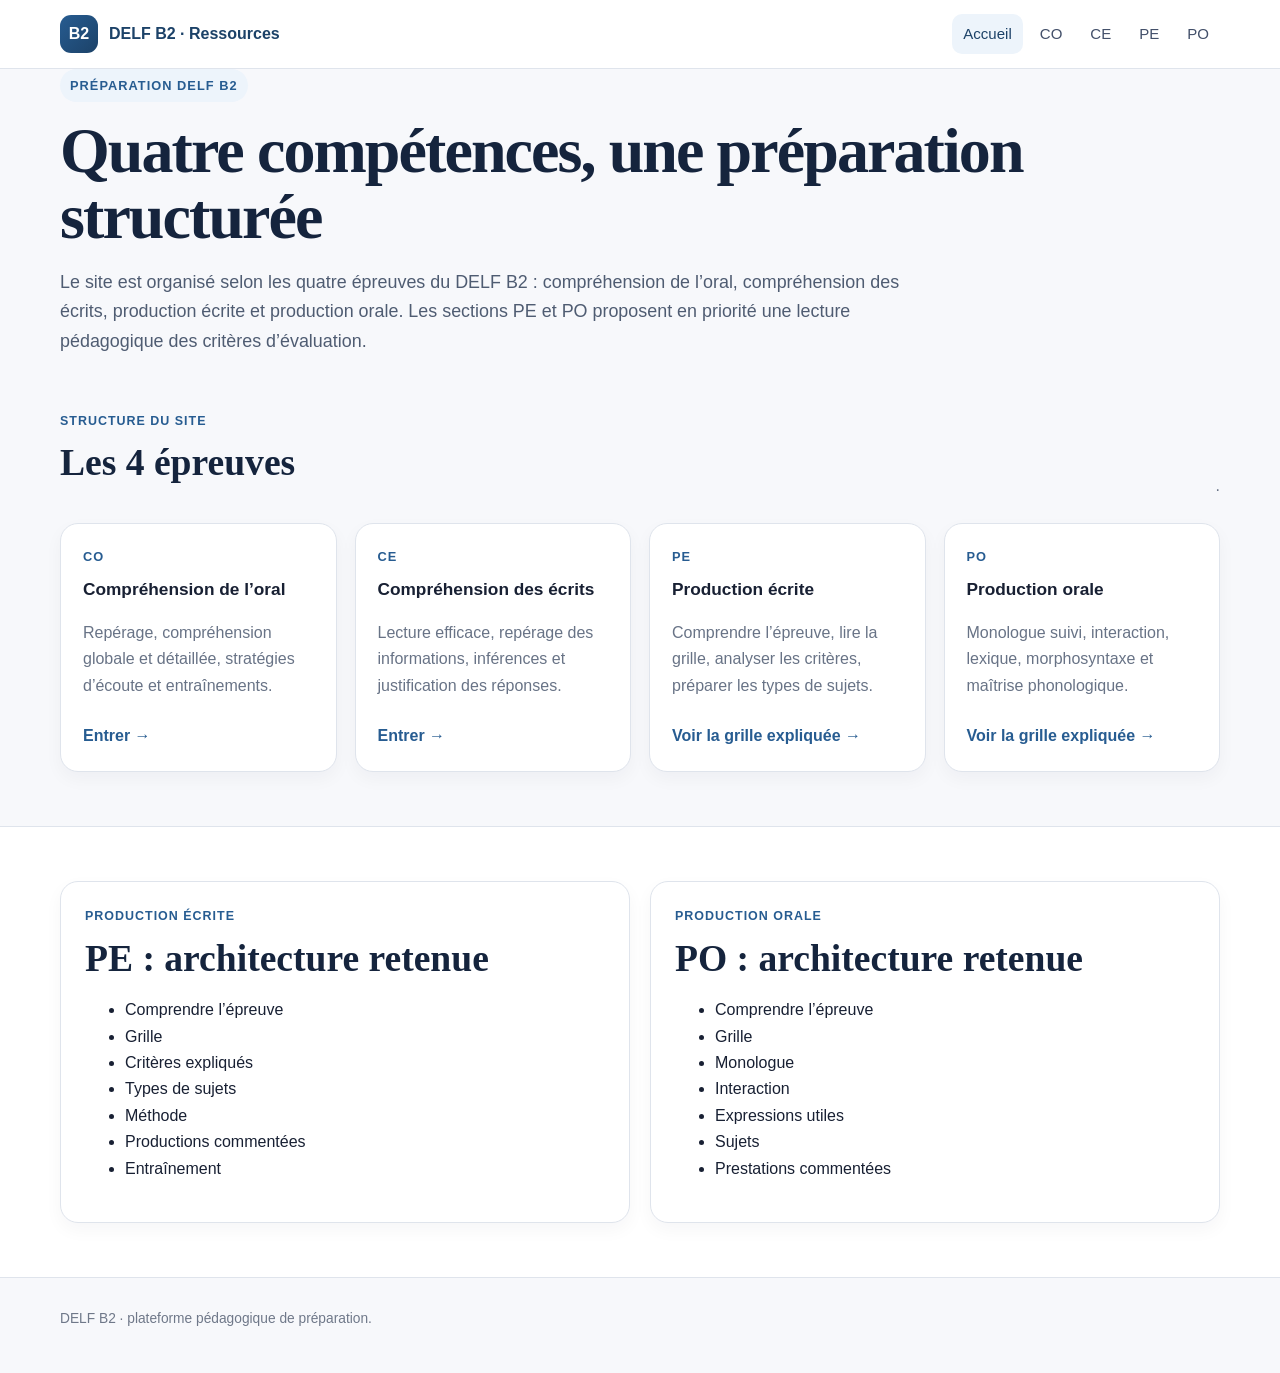
<file: index.html>
<!doctype html><html lang="fr"><head><meta charset="utf-8"><meta name="viewport" content="width=device-width,initial-scale=1"><title>DELF B2 — Ressources</title><meta name="description" content="Ressources pédagogiques pour préparer les quatre compétences du DELF B2."><link rel="stylesheet" href="assets/style.css"></head><body><header class="topbar"><div class="container nav"><a class="brand" href="index.html"><span class="brand-mark">B2</span><span>DELF B2 · Ressources</span></a><nav class="nav-links"><a class="active" href="index.html">Accueil</a><a href="co/">CO</a><a href="ce/">CE</a><a href="pe/">PE</a><a href="po/">PO</a></nav></div></header><main><section class="hero"><div class="container"><span class="eyebrow">Préparation DELF B2</span><h1>Quatre compétences, une préparation structurée</h1><p class="lede">Le site est organisé selon les quatre épreuves du DELF B2 : compréhension de l’oral, compréhension des écrits, production écrite et production orale. Les sections PE et PO proposent en priorité une lecture pédagogique des critères d’évaluation.</p></div></section><section class="section"><div class="container"><div class="section-intro"><div><div class="kicker">Structure du site</div><h2>Les 4 épreuves</h2></div><p>.</p></div><div class="grid-4"><a class="card" href="co/"><div class="card-code">CO</div><h3>Compréhension de l’oral</h3><p>Repérage, compréhension globale et détaillée, stratégies d’écoute et entraînements.</p><span class="arrow">Entrer →</span></a><a class="card" href="ce/"><div class="card-code">CE</div><h3>Compréhension des écrits</h3><p>Lecture efficace, repérage des informations, inférences et justification des réponses.</p><span class="arrow">Entrer →</span></a><a class="card" href="pe/"><div class="card-code">PE</div><h3>Production écrite</h3><p>Comprendre l’épreuve, lire la grille, analyser les critères, préparer les types de sujets.</p><span class="arrow">Voir la grille expliquée →</span></a><a class="card" href="po/"><div class="card-code">PO</div><h3>Production orale</h3><p>Monologue suivi, interaction, lexique, morphosyntaxe et maîtrise phonologique.</p><span class="arrow">Voir la grille expliquée →</span></a></div></div></section><section class="section alt"><div class="container grid-2"><div class="panel"><div class="kicker">Production écrite</div><h2>PE : architecture retenue</h2><ul class="list"><li>Comprendre l’épreuve</li><li>Grille</li><li>Critères expliqués</li><li>Types de sujets</li><li>Méthode</li><li>Productions commentées</li><li>Entraînement</li></ul></div><div class="panel"><div class="kicker">Production orale</div><h2>PO : architecture retenue</h2><ul class="list"><li>Comprendre l’épreuve</li><li>Grille</li><li>Monologue</li><li>Interaction</li><li>Expressions utiles</li><li>Sujets</li><li>Prestations commentées</li></ul></div></div></section></main><footer class="footer"><div class="container">DELF B2 · plateforme pédagogique de préparation.</div></footer></body></html>
</file>
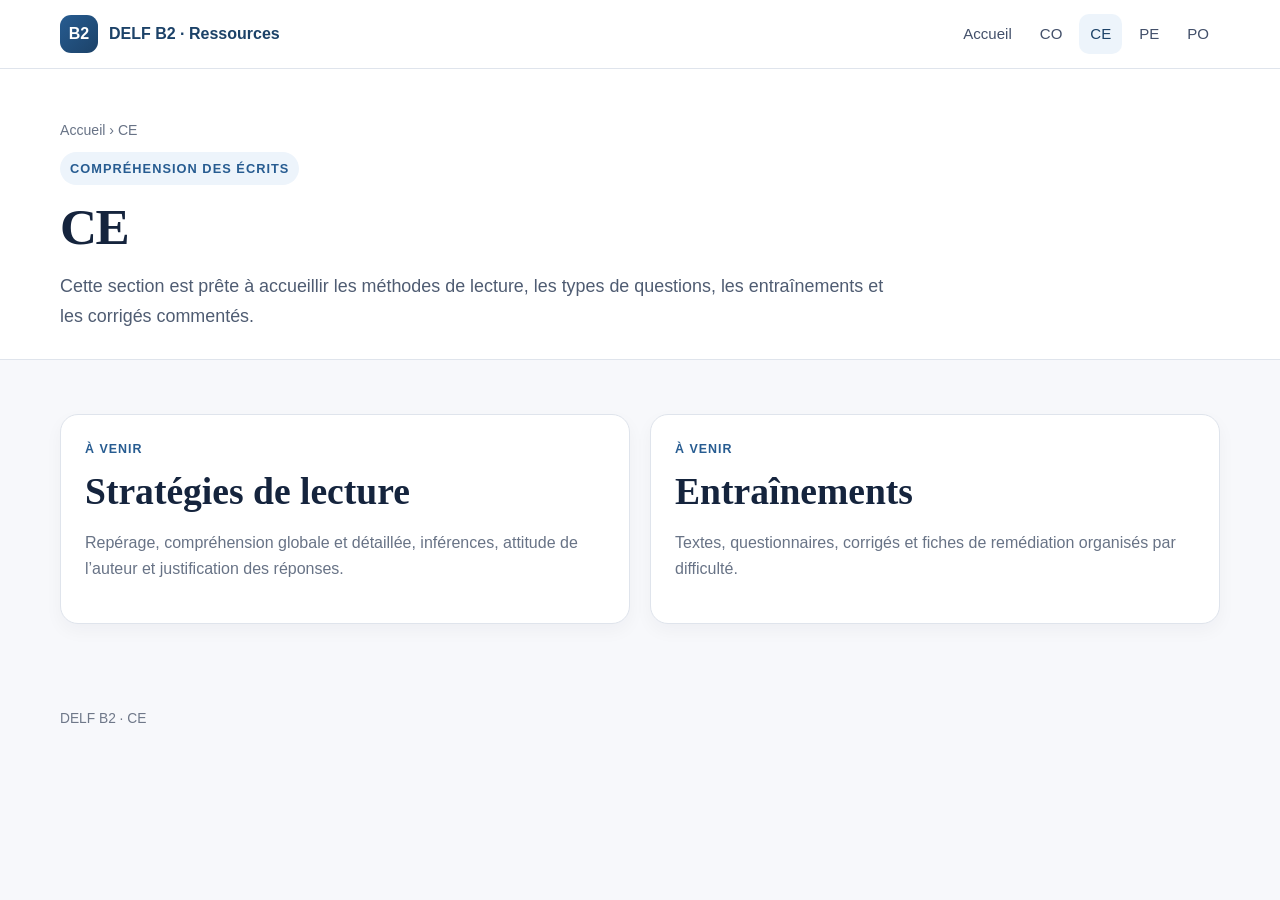
<file: ce/index.html>
<!doctype html><html lang="fr"><head><meta charset="utf-8"><meta name="viewport" content="width=device-width,initial-scale=1"><title>CE — DELF B2</title><link rel="stylesheet" href="../assets/style.css"></head><body><header class="topbar"><div class="container nav"><a class="brand" href="../index.html"><span class="brand-mark">B2</span><span>DELF B2 · Ressources</span></a><nav class="nav-links"><a href="../index.html">Accueil</a><a href="../co/">CO</a><a class="active" href="./">CE</a><a href="../pe/">PE</a><a href="../po/">PO</a></nav></div></header><main><section class="page-head"><div class="container"><div class="breadcrumb">Accueil › CE</div><span class="eyebrow">Compréhension des écrits</span><h1>CE</h1><p class="lede">Cette section est prête à accueillir les méthodes de lecture, les types de questions, les entraînements et les corrigés commentés.</p></div></section><section class="section"><div class="container grid-2"><div class="panel"><div class="kicker">À venir</div><h2>Stratégies de lecture</h2><p>Repérage, compréhension globale et détaillée, inférences, attitude de l’auteur et justification des réponses.</p></div><div class="panel"><div class="kicker">À venir</div><h2>Entraînements</h2><p>Textes, questionnaires, corrigés et fiches de remédiation organisés par difficulté.</p></div></div></section></main><footer class="footer"><div class="container">DELF B2 · CE</div></footer></body></html>
</file>
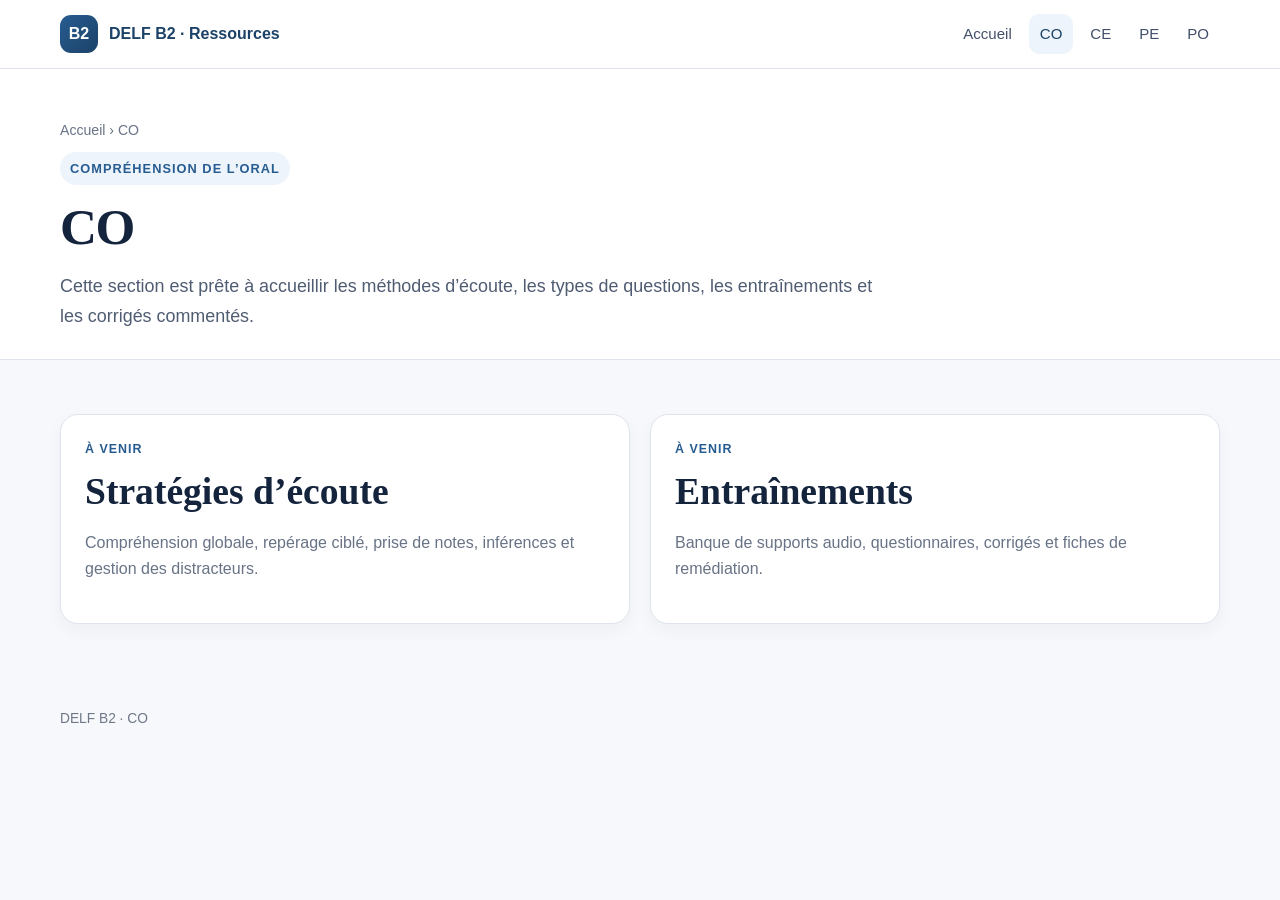
<file: co/index.html>
<!doctype html><html lang="fr"><head><meta charset="utf-8"><meta name="viewport" content="width=device-width,initial-scale=1"><title>CO — DELF B2</title><link rel="stylesheet" href="../assets/style.css"></head><body><header class="topbar"><div class="container nav"><a class="brand" href="../index.html"><span class="brand-mark">B2</span><span>DELF B2 · Ressources</span></a><nav class="nav-links"><a href="../index.html">Accueil</a><a class="active" href="./">CO</a><a href="../ce/">CE</a><a href="../pe/">PE</a><a href="../po/">PO</a></nav></div></header><main><section class="page-head"><div class="container"><div class="breadcrumb">Accueil › CO</div><span class="eyebrow">Compréhension de l’oral</span><h1>CO</h1><p class="lede">Cette section est prête à accueillir les méthodes d’écoute, les types de questions, les entraînements et les corrigés commentés.</p></div></section><section class="section"><div class="container grid-2"><div class="panel"><div class="kicker">À venir</div><h2>Stratégies d’écoute</h2><p>Compréhension globale, repérage ciblé, prise de notes, inférences et gestion des distracteurs.</p></div><div class="panel"><div class="kicker">À venir</div><h2>Entraînements</h2><p>Banque de supports audio, questionnaires, corrigés et fiches de remédiation.</p></div></div></section></main><footer class="footer"><div class="container">DELF B2 · CO</div></footer></body></html>
</file>
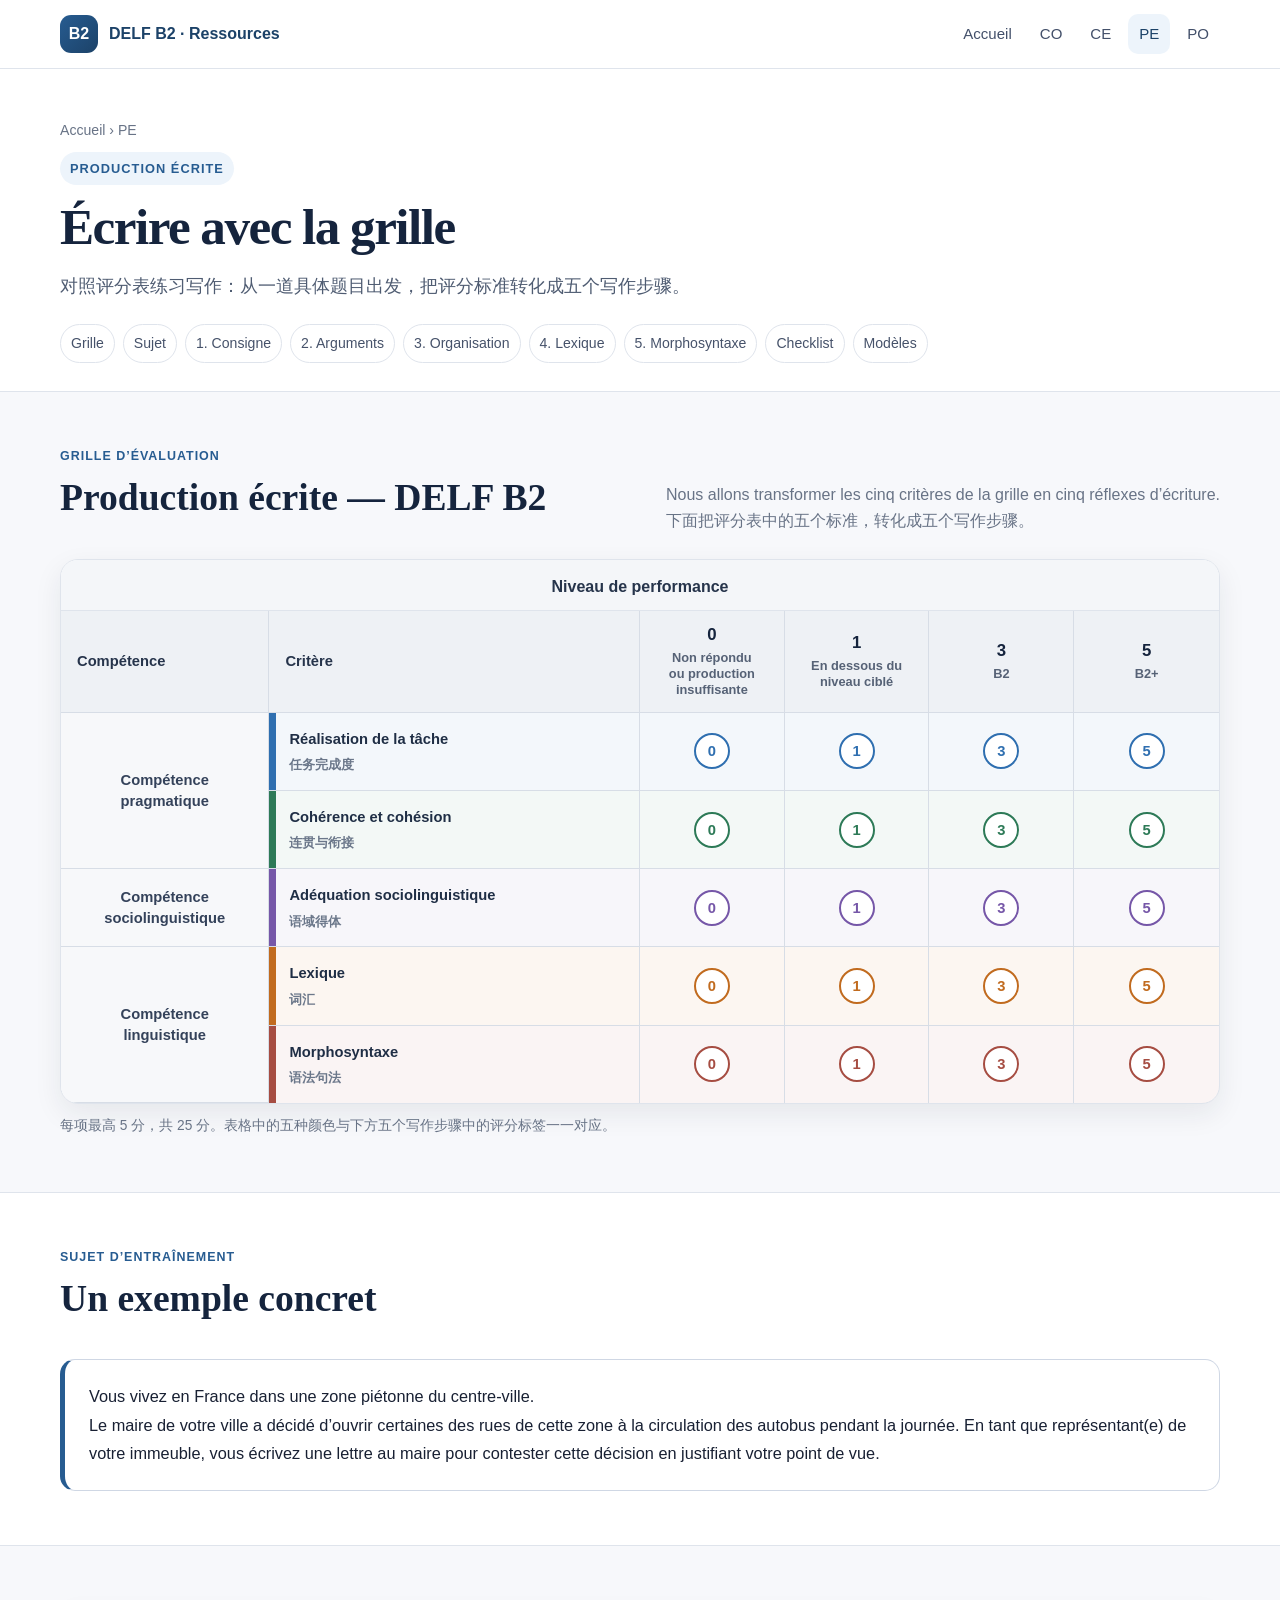
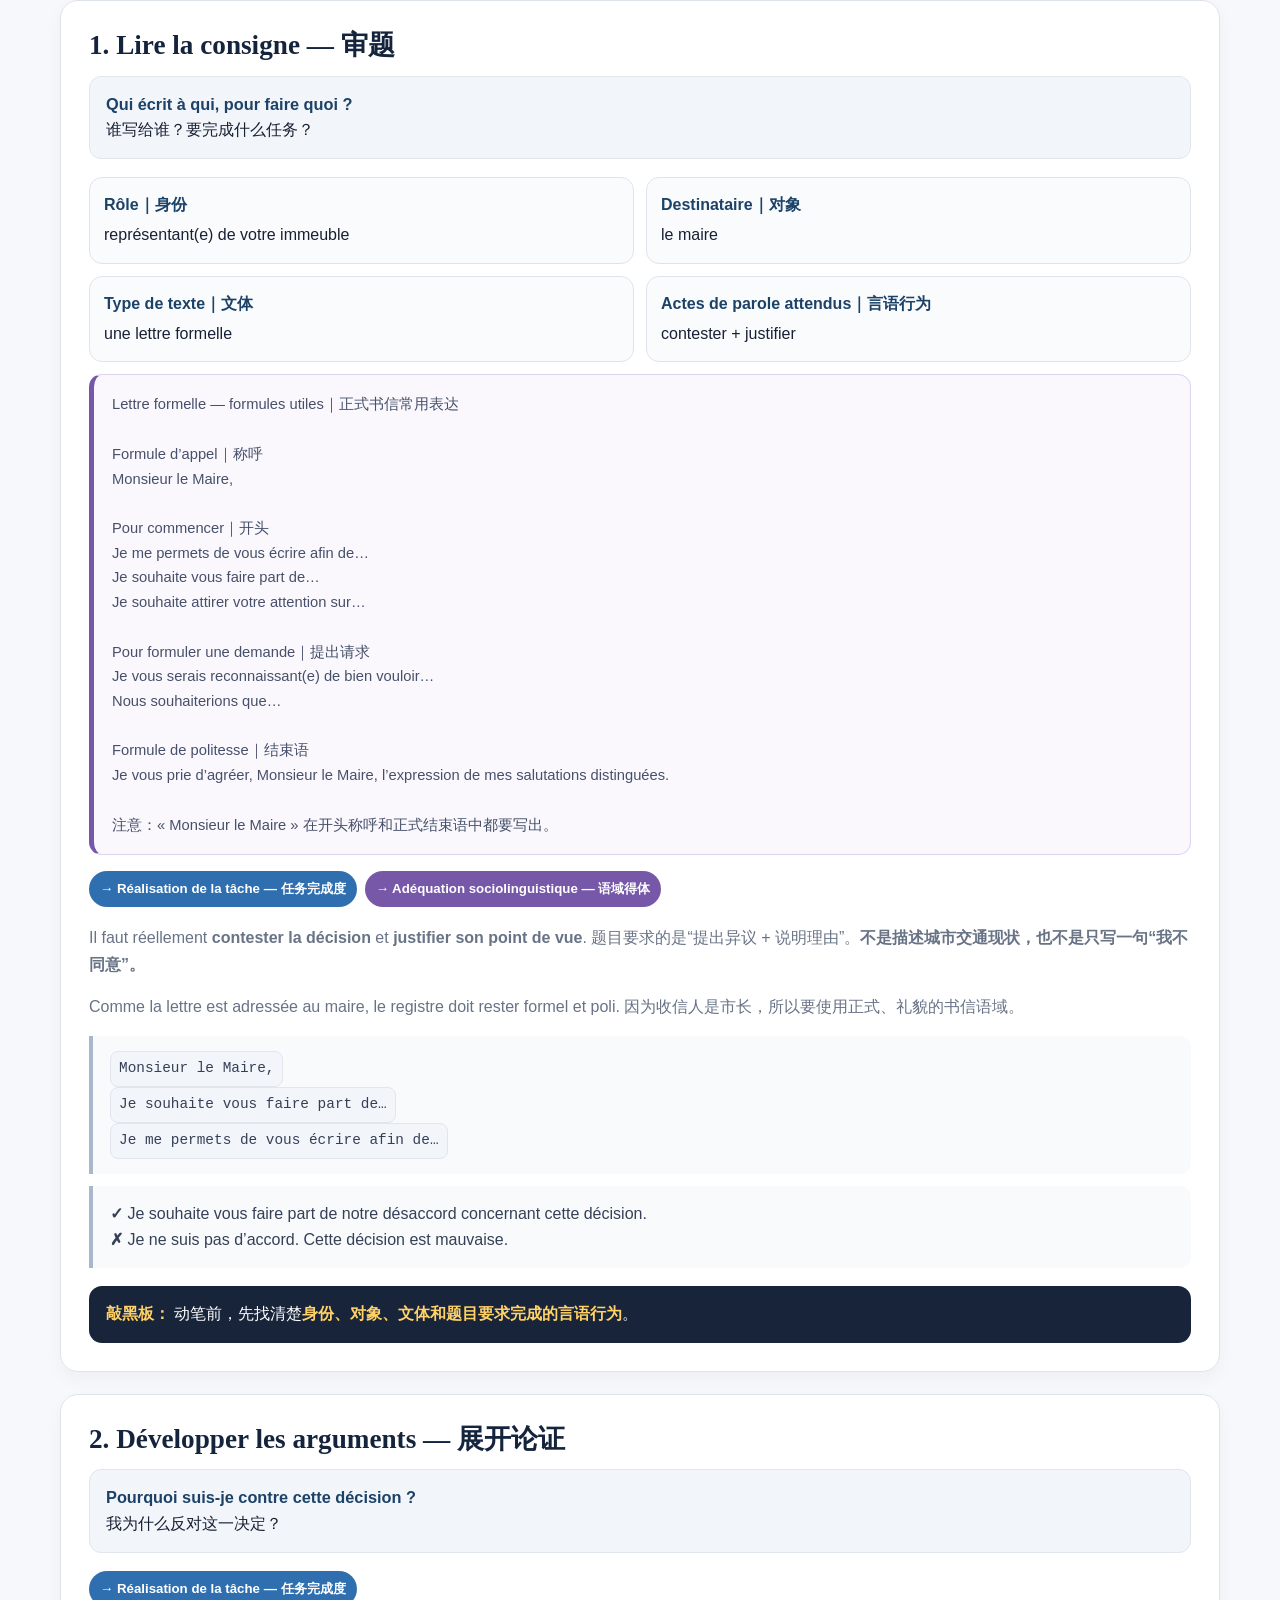
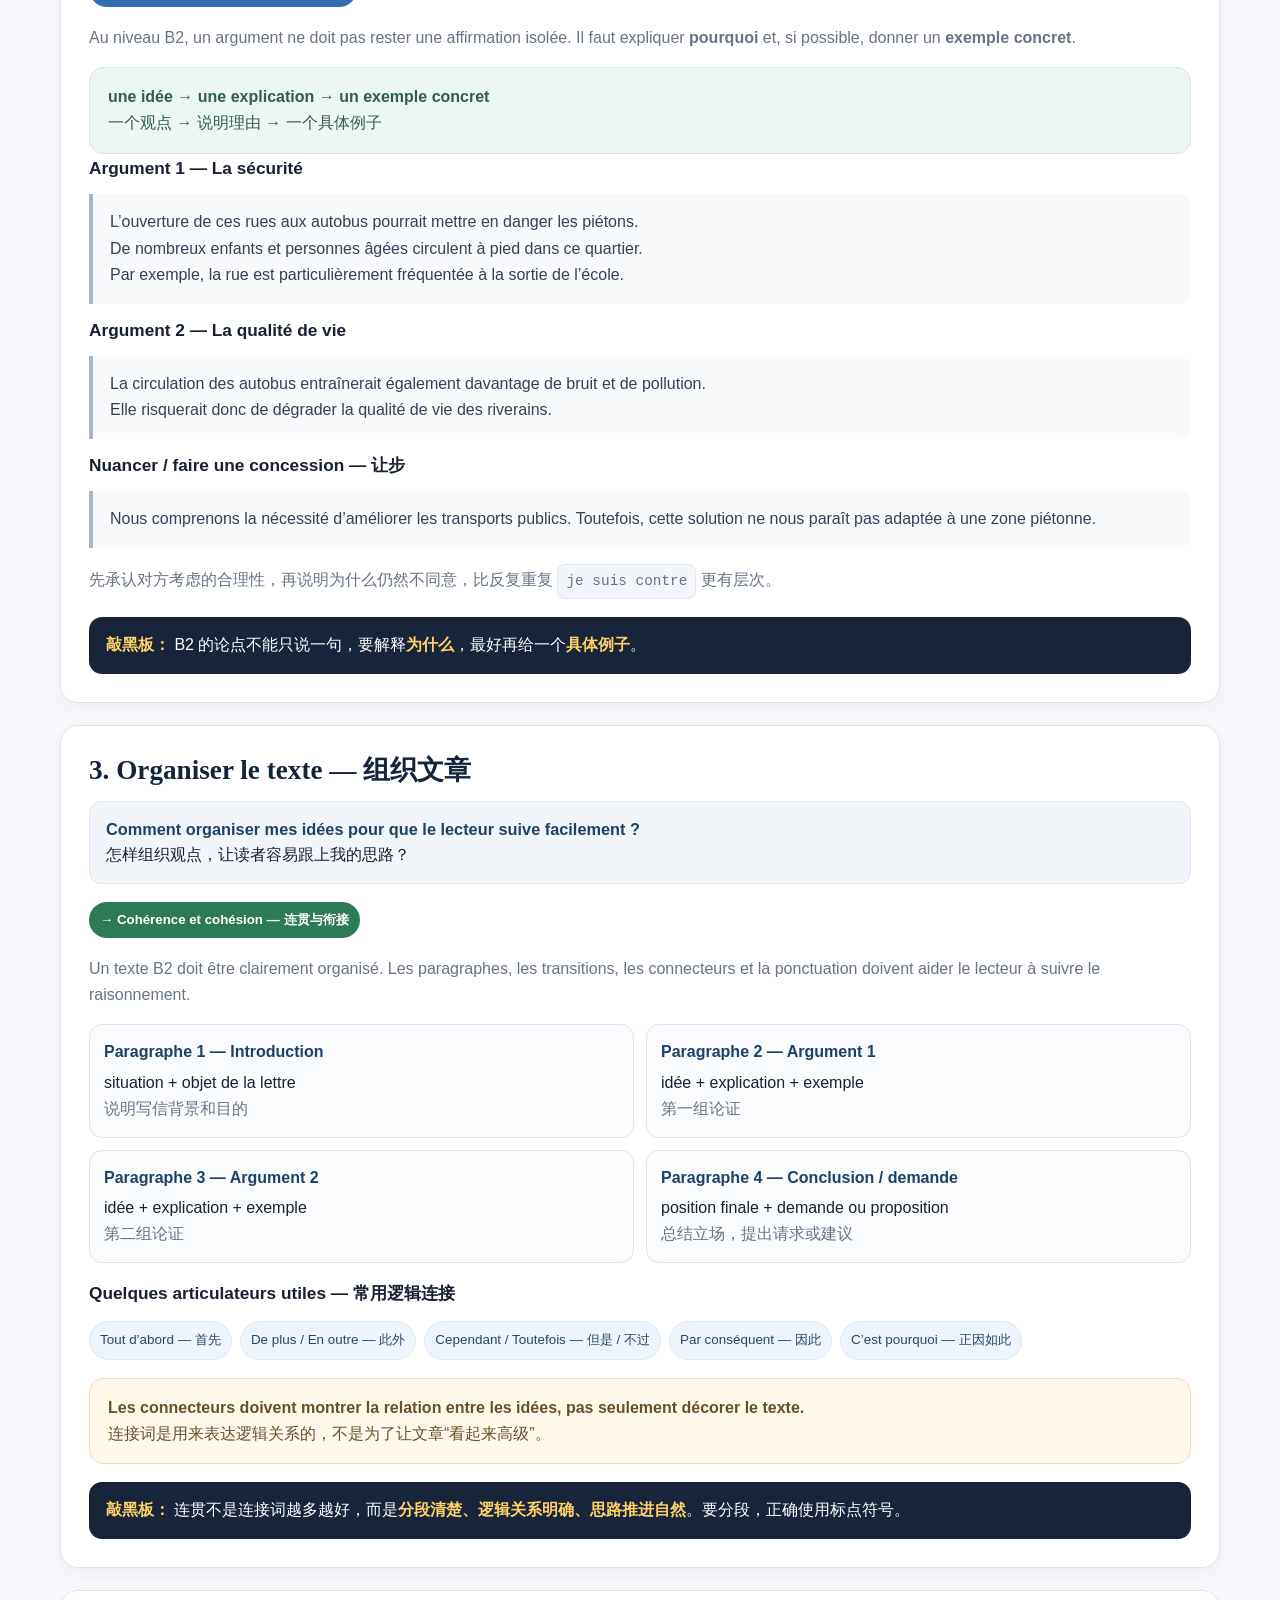
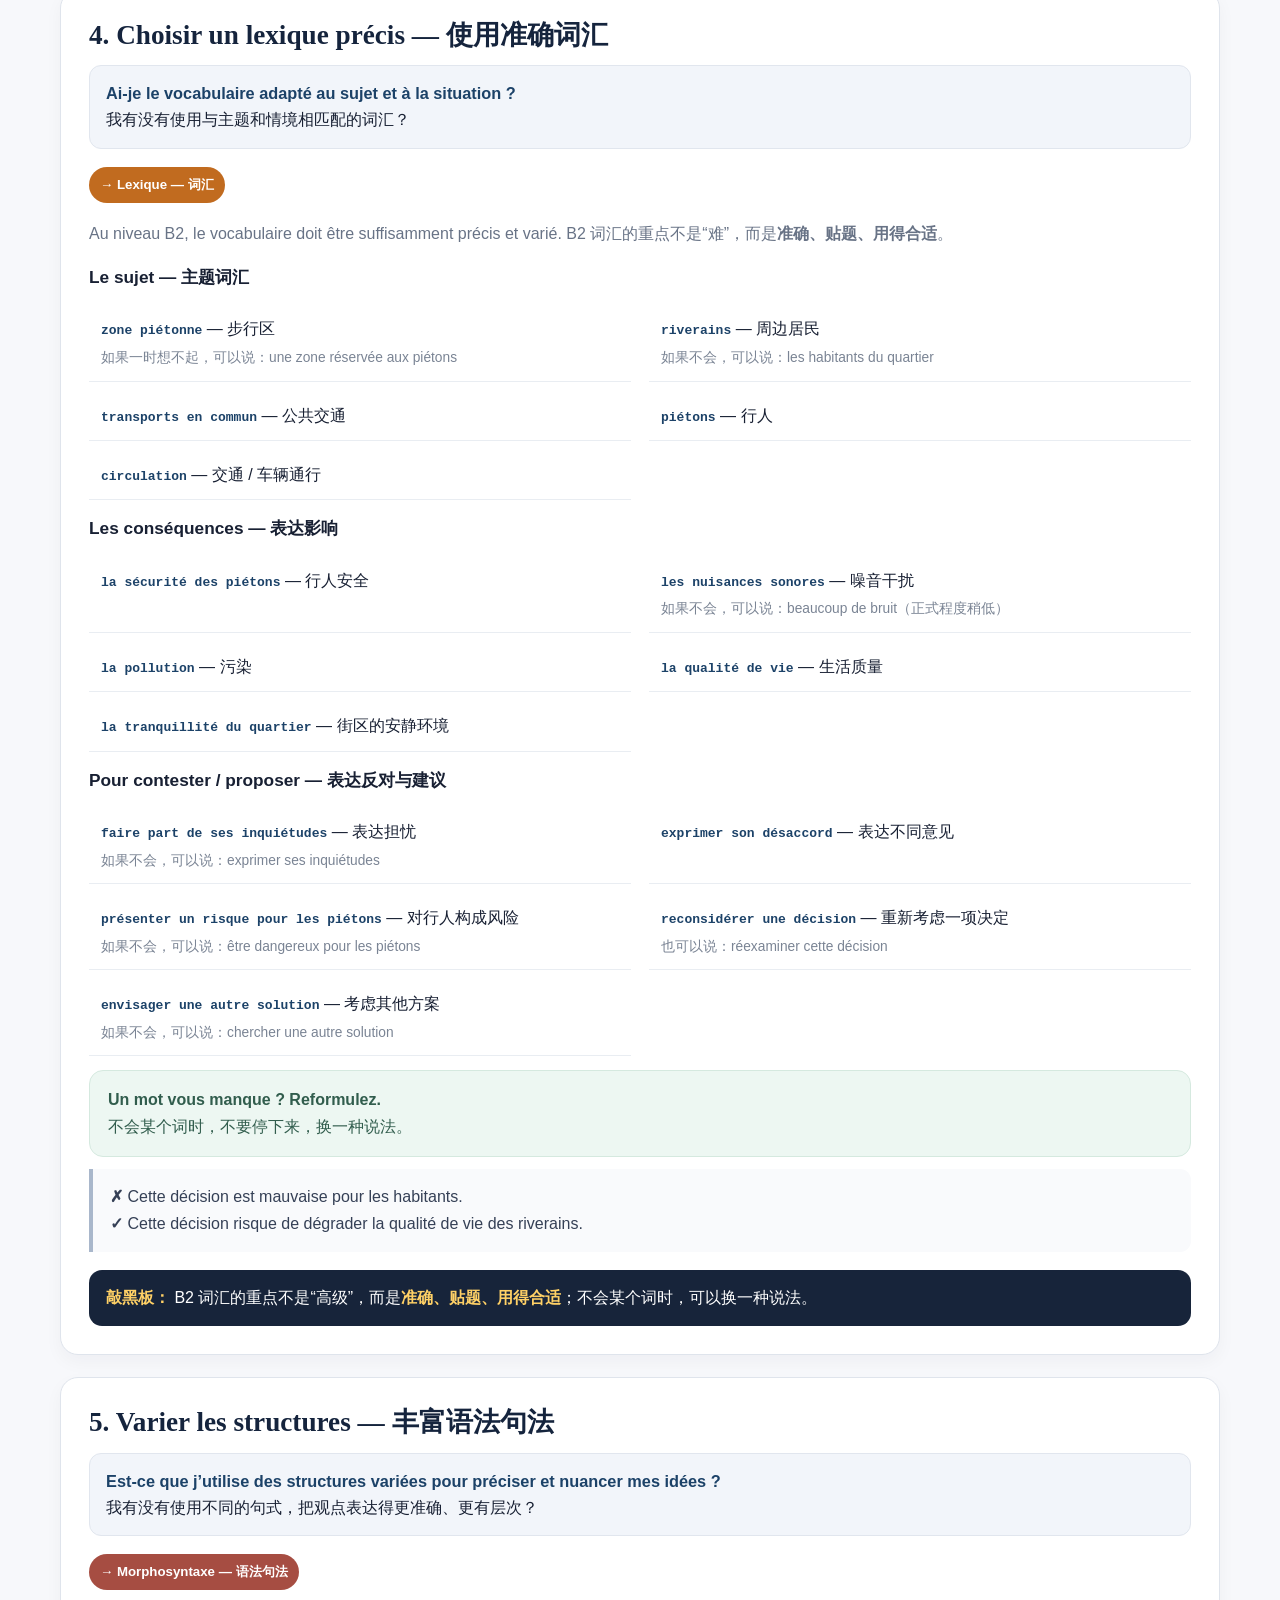
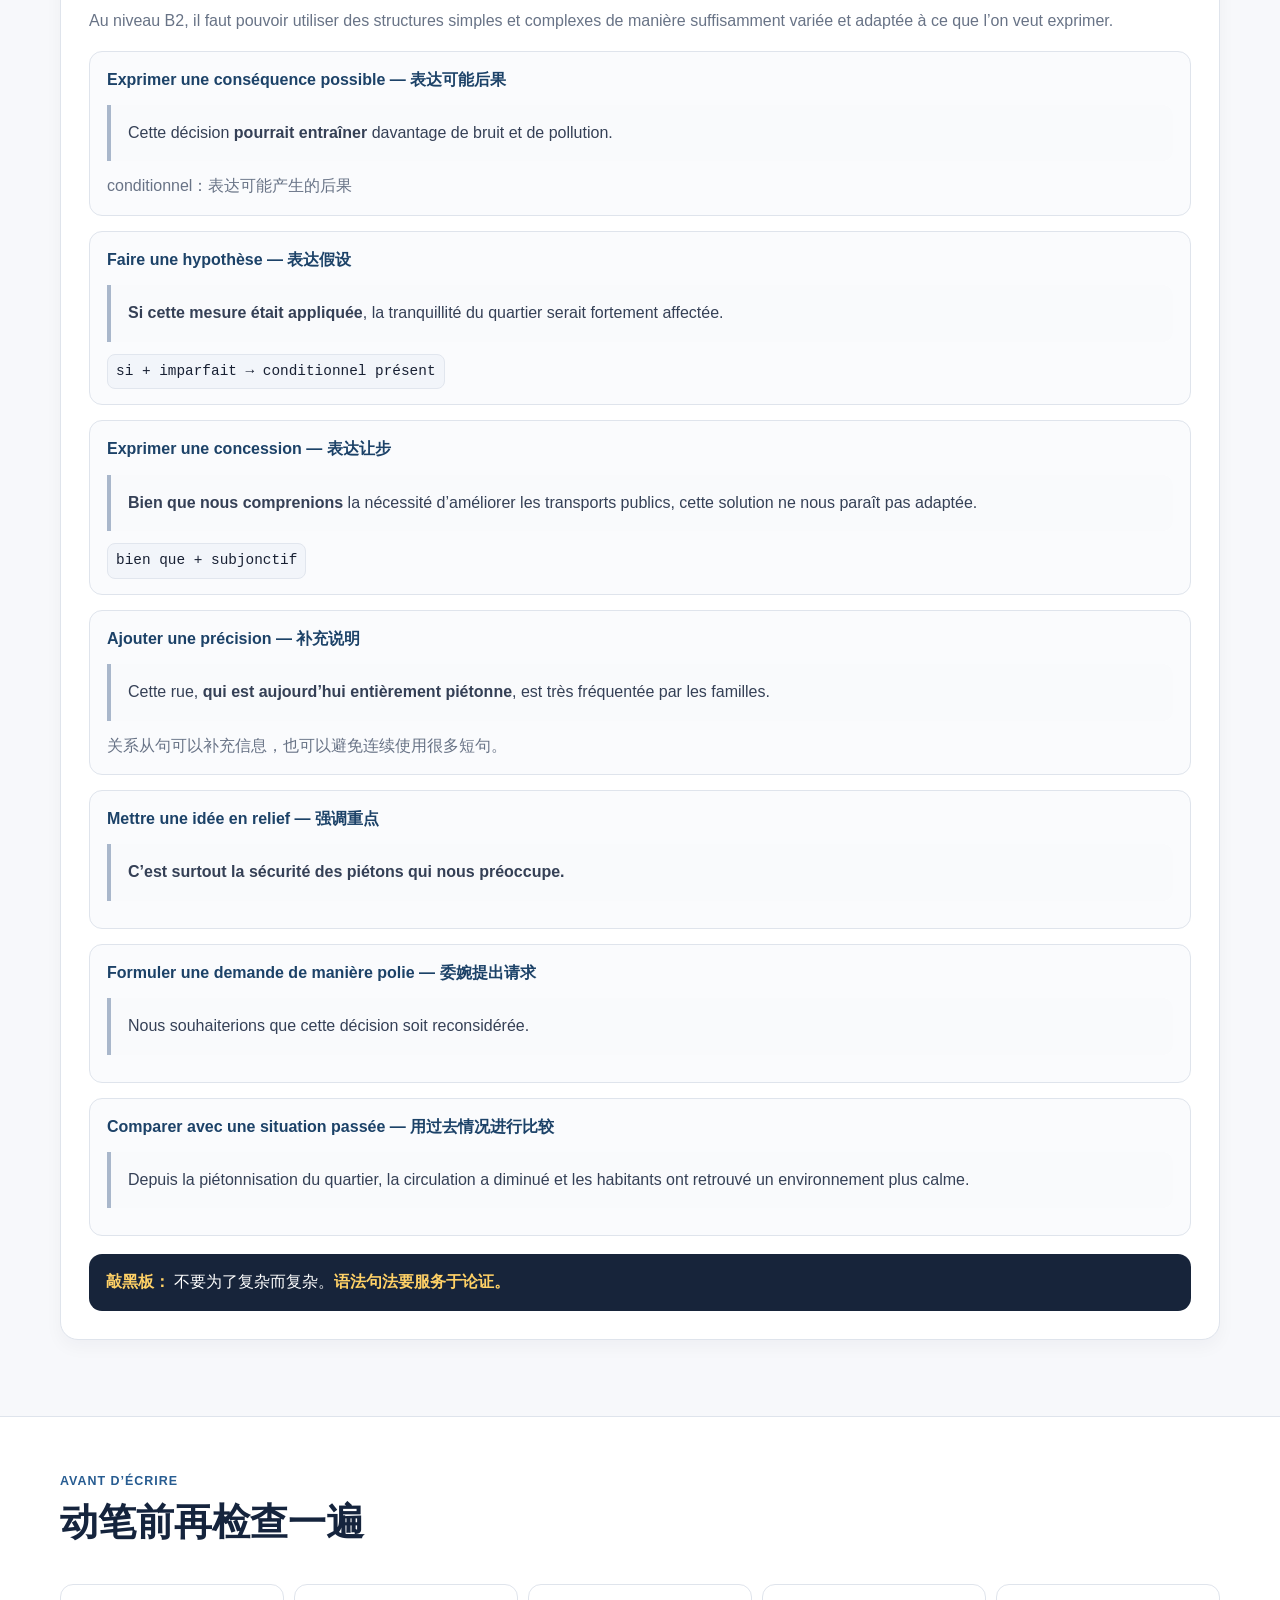
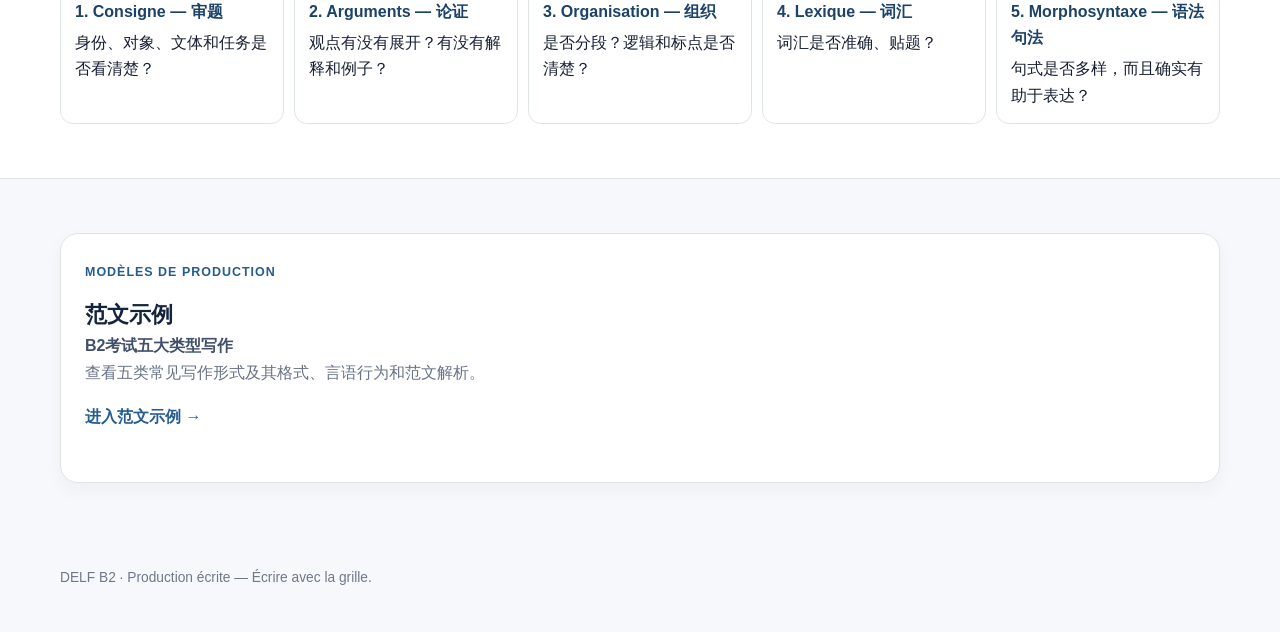
<file: pe/index.html>
<!doctype html>
<html lang="fr">
<head>
  <meta charset="utf-8">
  <meta name="viewport" content="width=device-width,initial-scale=1">
  <title>PE — DELF B2</title>
  <link rel="stylesheet" href="../assets/style.css">
</head>
<body>
<header class="topbar">
  <div class="container nav">
    <a class="brand" href="../index.html"><span class="brand-mark">B2</span><span>DELF B2 · Ressources</span></a>
    <nav class="nav-links">
      <a href="../index.html">Accueil</a><a href="../co/">CO</a><a href="../ce/">CE</a><a class="active" href="./">PE</a><a href="../po/">PO</a>
    </nav>
  </div>
</header>

<main>
<section class="page-head">
  <div class="container">
    <div class="breadcrumb">Accueil › PE</div>
    <span class="eyebrow">Production écrite</span>
    <h1>Écrire avec la grille</h1>
    <p class="lede">对照评分表练习写作：从一道具体题目出发，把评分标准转化成五个写作步骤。</p>
    <div class="subnav">
      <a href="#grille">Grille</a><a href="#sujet">Sujet</a><a href="#etape1">1. Consigne</a><a href="#etape2">2. Arguments</a><a href="#etape3">3. Organisation</a><a href="#etape4">4. Lexique</a><a href="#etape5">5. Morphosyntaxe</a><a href="#check">Checklist</a><a href="#modeles">Modèles</a>
    </div>
  </div>
</section>

<section class="section" id="grille">
  <div class="container">
    <div class="section-intro">
      <div><div class="kicker">Grille d’évaluation</div><h2>Production écrite — DELF B2</h2></div>
      <p>Nous allons transformer les cinq critères de la grille en cinq réflexes d’écriture.<br>下面把评分表中的五个标准，转化成五个写作步骤。</p>
    </div>

    <div class="eval-table-wrap">
      <table class="eval-table eval-table-clean">
        <caption>Niveau de performance</caption>
        <colgroup>
          <col class="col-competence"><col class="col-criterion"><col class="col-score"><col class="col-score"><col class="col-score"><col class="col-score">
        </colgroup>
        <thead>
          <tr>
            <th>Compétence</th><th>Critère</th>
            <th><span class="head-score">0</span><span class="head-label">Non répondu<br>ou production insuffisante</span></th>
            <th><span class="head-score">1</span><span class="head-label">En dessous du<br>niveau ciblé</span></th>
            <th><span class="head-score">3</span><span class="head-label">B2</span></th>
            <th><span class="head-score">5</span><span class="head-label">B2+</span></th>
          </tr>
        </thead>
        <tbody>
          <tr class="row-task"><td class="group" rowspan="2">Compétence<br>pragmatique</td><td class="criterion-name task"><span class="criterion-dot"></span><strong>Réalisation de la tâche</strong><span class="criterion-cn">任务完成度</span></td><td><span class="score-badge">0</span></td><td><span class="score-badge">1</span></td><td><span class="score-badge">3</span></td><td><span class="score-badge">5</span></td></tr>
          <tr class="row-cohesion"><td class="criterion-name cohesion"><span class="criterion-dot"></span><strong>Cohérence et cohésion</strong><span class="criterion-cn">连贯与衔接</span></td><td><span class="score-badge">0</span></td><td><span class="score-badge">1</span></td><td><span class="score-badge">3</span></td><td><span class="score-badge">5</span></td></tr>
          <tr class="row-socio"><td class="group">Compétence<br>sociolinguistique</td><td class="criterion-name socio"><span class="criterion-dot"></span><strong>Adéquation sociolinguistique</strong><span class="criterion-cn">语域得体</span></td><td><span class="score-badge">0</span></td><td><span class="score-badge">1</span></td><td><span class="score-badge">3</span></td><td><span class="score-badge">5</span></td></tr>
          <tr class="row-lexique"><td class="group" rowspan="2">Compétence<br>linguistique</td><td class="criterion-name lexique"><span class="criterion-dot"></span><strong>Lexique</strong><span class="criterion-cn">词汇</span></td><td><span class="score-badge">0</span></td><td><span class="score-badge">1</span></td><td><span class="score-badge">3</span></td><td><span class="score-badge">5</span></td></tr>
          <tr class="row-morpho"><td class="criterion-name morpho"><span class="criterion-dot"></span><strong>Morphosyntaxe</strong><span class="criterion-cn">语法句法</span></td><td><span class="score-badge">0</span></td><td><span class="score-badge">1</span></td><td><span class="score-badge">3</span></td><td><span class="score-badge">5</span></td></tr>
        </tbody>
      </table>
    </div>
    <div class="eval-note">每项最高 5 分，共 25 分。表格中的五种颜色与下方五个写作步骤中的评分标签一一对应。</div>
  </div>
</section>

<section class="section alt" id="sujet"><div class="container"><div class="section-intro"><div><div class="kicker">Sujet d’entraînement</div><h2>Un exemple concret</h2></div></div><div class="subject-box">Vous vivez en France dans une zone piétonne du centre-ville.<br>Le maire de votre ville a décidé d’ouvrir certaines des rues de cette zone à la circulation des autobus pendant la journée. En tant que représentant(e) de votre immeuble, vous écrivez une lettre au maire pour contester cette décision en justifiant votre point de vue.</div></div></section>

<section class="section"><div class="container">
<article class="lesson-step" id="etape1"><h2>1. Lire la consigne — 审题</h2><div class="key-question"><strong>Qui écrit à qui, pour faire quoi ?</strong><span>谁写给谁？要完成什么任务？</span></div><div class="mini-grid"><div class="mini-box"><strong>Rôle｜身份</strong>représentant(e) de votre immeuble</div><div class="mini-box"><strong>Destinataire｜对象</strong>le maire</div><div class="mini-box"><strong>Type de texte｜文体</strong>une lettre formelle</div><div class="mini-box"><strong>Actes de parole attendus｜言语行为</strong>contester + justifier</div></div><div class="criterion-tags"><span class="criterion-tag tag-task">→ Réalisation de la tâche — 任务完成度</span><span class="criterion-tag tag-socio">→ Adéquation sociolinguistique — 语域得体</span></div><p>Il faut réellement <strong>contester la décision</strong> et <strong>justifier son point de vue</strong>. 题目要求的是“提出异议 + 说明理由”。<strong>不是描述城市交通现状，也不是只写一句“我不同意”。</strong></p><p>Comme la lettre est adressée au maire, le registre doit rester formel et poli. 因为收信人是市长，所以要使用正式、礼貌的书信语域。</p><div class="example"><span class="formula">Monsieur le Maire,</span><br><span class="formula">Je souhaite vous faire part de…</span><br><span class="formula">Je me permets de vous écrire afin de…</span></div><div class="example"><strong>✓</strong> Je souhaite vous faire part de notre désaccord concernant cette décision.<br><strong>✗</strong> Je ne suis pas d’accord. Cette décision est mauvaise.</div><div class="blackboard"><strong>敲黑板：</strong> 动笔前，先找清楚<strong>身份、对象、文体和题目要求完成的言语行为</strong>。</div></article>

<article class="lesson-step" id="etape2"><h2>2. Développer les arguments — 展开论证</h2><div class="key-question"><strong>Pourquoi suis-je contre cette décision ?</strong><span>我为什么反对这一决定？</span></div><div class="criterion-tags"><span class="criterion-tag tag-task">→ Réalisation de la tâche — 任务完成度</span></div><p>Au niveau B2, un argument ne doit pas rester une affirmation isolée. Il faut expliquer <strong>pourquoi</strong> et, si possible, donner un <strong>exemple concret</strong>.</p><div class="callout good"><strong>une idée → une explication → un exemple concret</strong><br>一个观点 → 说明理由 → 一个具体例子</div><h3>Argument 1 — La sécurité</h3><div class="example">L’ouverture de ces rues aux autobus pourrait mettre en danger les piétons.<br>De nombreux enfants et personnes âgées circulent à pied dans ce quartier.<br>Par exemple, la rue est particulièrement fréquentée à la sortie de l’école.</div><h3>Argument 2 — La qualité de vie</h3><div class="example">La circulation des autobus entraînerait également davantage de bruit et de pollution.<br>Elle risquerait donc de dégrader la qualité de vie des riverains.</div><h3>Nuancer / faire une concession — 让步</h3><div class="example">Nous comprenons la nécessité d’améliorer les transports publics. Toutefois, cette solution ne nous paraît pas adaptée à une zone piétonne.</div><p>先承认对方考虑的合理性，再说明为什么仍然不同意，比反复重复 <span class="formula">je suis contre</span> 更有层次。</p><div class="blackboard"><strong>敲黑板：</strong> B2 的论点不能只说一句，要解释<strong>为什么</strong>，最好再给一个<strong>具体例子</strong>。</div></article>

<article class="lesson-step" id="etape3"><h2>3. Organiser le texte — 组织文章</h2><div class="key-question"><strong>Comment organiser mes idées pour que le lecteur suive facilement ?</strong><span>怎样组织观点，让读者容易跟上我的思路？</span></div><div class="criterion-tags"><span class="criterion-tag tag-cohesion">→ Cohérence et cohésion — 连贯与衔接</span></div><p>Un texte B2 doit être clairement organisé. Les paragraphes, les transitions, les connecteurs et la ponctuation doivent aider le lecteur à suivre le raisonnement.</p><div class="mini-grid"><div class="mini-box"><strong>Paragraphe 1 — Introduction</strong>situation + objet de la lettre<br><span class="muted">说明写信背景和目的</span></div><div class="mini-box"><strong>Paragraphe 2 — Argument 1</strong>idée + explication + exemple<br><span class="muted">第一组论证</span></div><div class="mini-box"><strong>Paragraphe 3 — Argument 2</strong>idée + explication + exemple<br><span class="muted">第二组论证</span></div><div class="mini-box"><strong>Paragraphe 4 — Conclusion / demande</strong>position finale + demande ou proposition<br><span class="muted">总结立场，提出请求或建议</span></div></div><h3>Quelques articulateurs utiles — 常用逻辑连接</h3><div class="criterion-tags connectors"><span>Tout d’abord — 首先</span><span>De plus / En outre — 此外</span><span>Cependant / Toutefois — 但是 / 不过</span><span>Par conséquent — 因此</span><span>C’est pourquoi — 正因如此</span></div><div class="callout"><strong>Les connecteurs doivent montrer la relation entre les idées, pas seulement décorer le texte.</strong><br>连接词是用来表达逻辑关系的，不是为了让文章“看起来高级”。</div><div class="blackboard"><strong>敲黑板：</strong> 连贯不是连接词越多越好，而是<strong>分段清楚、逻辑关系明确、思路推进自然</strong>。要分段，正确使用标点符号。</div></article>

<article class="lesson-step" id="etape4"><h2>4. Choisir un lexique précis — 使用准确词汇</h2><div class="key-question"><strong>Ai-je le vocabulaire adapté au sujet et à la situation ?</strong><span>我有没有使用与主题和情境相匹配的词汇？</span></div><div class="criterion-tags"><span class="criterion-tag tag-lexique">→ Lexique — 词汇</span></div><p>Au niveau B2, le vocabulaire doit être suffisamment précis et varié. B2 词汇的重点不是“难”，而是<strong>准确、贴题、用得合适</strong>。</p><h3>Le sujet — 主题词汇</h3><div class="lex-list"><div class="lex-item"><code>zone piétonne</code> — 步行区<span class="fallback">如果一时想不起，可以说：une zone réservée aux piétons</span></div><div class="lex-item"><code>riverains</code> — 周边居民<span class="fallback">如果不会，可以说：les habitants du quartier</span></div><div class="lex-item"><code>transports en commun</code> — 公共交通</div><div class="lex-item"><code>piétons</code> — 行人</div><div class="lex-item"><code>circulation</code> — 交通 / 车辆通行</div></div><h3>Les conséquences — 表达影响</h3><div class="lex-list"><div class="lex-item"><code>la sécurité des piétons</code> — 行人安全</div><div class="lex-item"><code>les nuisances sonores</code> — 噪音干扰<span class="fallback">如果不会，可以说：beaucoup de bruit（正式程度稍低）</span></div><div class="lex-item"><code>la pollution</code> — 污染</div><div class="lex-item"><code>la qualité de vie</code> — 生活质量</div><div class="lex-item"><code>la tranquillité du quartier</code> — 街区的安静环境</div></div><h3>Pour contester / proposer — 表达反对与建议</h3><div class="lex-list"><div class="lex-item"><code>faire part de ses inquiétudes</code> — 表达担忧<span class="fallback">如果不会，可以说：exprimer ses inquiétudes</span></div><div class="lex-item"><code>exprimer son désaccord</code> — 表达不同意见</div><div class="lex-item"><code>présenter un risque pour les piétons</code> — 对行人构成风险<span class="fallback">如果不会，可以说：être dangereux pour les piétons</span></div><div class="lex-item"><code>reconsidérer une décision</code> — 重新考虑一项决定<span class="fallback">也可以说：réexaminer cette décision</span></div><div class="lex-item"><code>envisager une autre solution</code> — 考虑其他方案<span class="fallback">如果不会，可以说：chercher une autre solution</span></div></div><div class="callout good"><strong>Un mot vous manque ? Reformulez.</strong><br>不会某个词时，不要停下来，换一种说法。</div><div class="example"><strong>✗</strong> Cette décision est mauvaise pour les habitants.<br><strong>✓</strong> Cette décision risque de dégrader la qualité de vie des riverains.</div><div class="blackboard"><strong>敲黑板：</strong> B2 词汇的重点不是“高级”，而是<strong>准确、贴题、用得合适</strong>；不会某个词时，可以换一种说法。</div></article>

<article class="lesson-step" id="etape5"><h2>5. Varier les structures — 丰富语法句法</h2><div class="key-question"><strong>Est-ce que j’utilise des structures variées pour préciser et nuancer mes idées ?</strong><span>我有没有使用不同的句式，把观点表达得更准确、更有层次？</span></div><div class="criterion-tags"><span class="criterion-tag tag-morpho">→ Morphosyntaxe — 语法句法</span></div><p>Au niveau B2, il faut pouvoir utiliser des structures simples et complexes de manière suffisamment variée et adaptée à ce que l’on veut exprimer.</p><div class="structure-item"><h3>Exprimer une conséquence possible — 表达可能后果</h3><div class="example">Cette décision <strong>pourrait entraîner</strong> davantage de bruit et de pollution.</div><span class="muted">conditionnel：表达可能产生的后果</span></div><div class="structure-item"><h3>Faire une hypothèse — 表达假设</h3><div class="example"><strong>Si cette mesure était appliquée</strong>, la tranquillité du quartier serait fortement affectée.</div><span class="formula">si + imparfait → conditionnel présent</span></div><div class="structure-item"><h3>Exprimer une concession — 表达让步</h3><div class="example"><strong>Bien que nous comprenions</strong> la nécessité d’améliorer les transports publics, cette solution ne nous paraît pas adaptée.</div><span class="formula">bien que + subjonctif</span></div><div class="structure-item"><h3>Ajouter une précision — 补充说明</h3><div class="example">Cette rue, <strong>qui est aujourd’hui entièrement piétonne</strong>, est très fréquentée par les familles.</div><span class="muted">关系从句可以补充信息，也可以避免连续使用很多短句。</span></div><div class="structure-item"><h3>Mettre une idée en relief — 强调重点</h3><div class="example"><strong>C’est surtout la sécurité des piétons qui nous préoccupe.</strong></div></div><div class="structure-item"><h3>Formuler une demande de manière polie — 委婉提出请求</h3><div class="example">Nous souhaiterions que cette décision soit reconsidérée.</div></div><div class="structure-item"><h3>Comparer avec une situation passée — 用过去情况进行比较</h3><div class="example">Depuis la piétonnisation du quartier, la circulation a diminué et les habitants ont retrouvé un environnement plus calme.</div></div><div class="blackboard"><strong>敲黑板：</strong> 不要为了复杂而复杂。<strong>语法句法要服务于论证。</strong></div></article>
</div></section>

<section class="section alt" id="check"><div class="container"><div class="section-intro"><div><div class="kicker">Avant d’écrire</div><h2>动笔前再检查一遍</h2></div></div><div class="checklist"><div class="check"><strong>1. Consigne — 审题</strong>身份、对象、文体和任务是否看清楚？</div><div class="check"><strong>2. Arguments — 论证</strong>观点有没有展开？有没有解释和例子？</div><div class="check"><strong>3. Organisation — 组织</strong>是否分段？逻辑和标点是否清楚？</div><div class="check"><strong>4. Lexique — 词汇</strong>词汇是否准确、贴题？</div><div class="check"><strong>5. Morphosyntaxe — 语法句法</strong>句式是否多样，而且确实有助于表达？</div></div></div></section>

<section class="section" id="modeles">
  <div class="container">
    <a class="model-card-link" href="modeles/">
      <span class="model-number">MODÈLES DE PRODUCTION</span>
      <h2>范文示例</h2>
      <span class="model-cn">B2考试五大类型写作</span>
      <p>查看五类常见写作形式及其格式、言语行为和范文解析。</p>
      <span class="model-enter">进入范文示例 →</span>
    </a>
  </div>
</section>
</main>
<footer class="footer"><div class="container">DELF B2 · Production écrite — Écrire avec la grille.</div></footer>
</body>
</html>
</file>
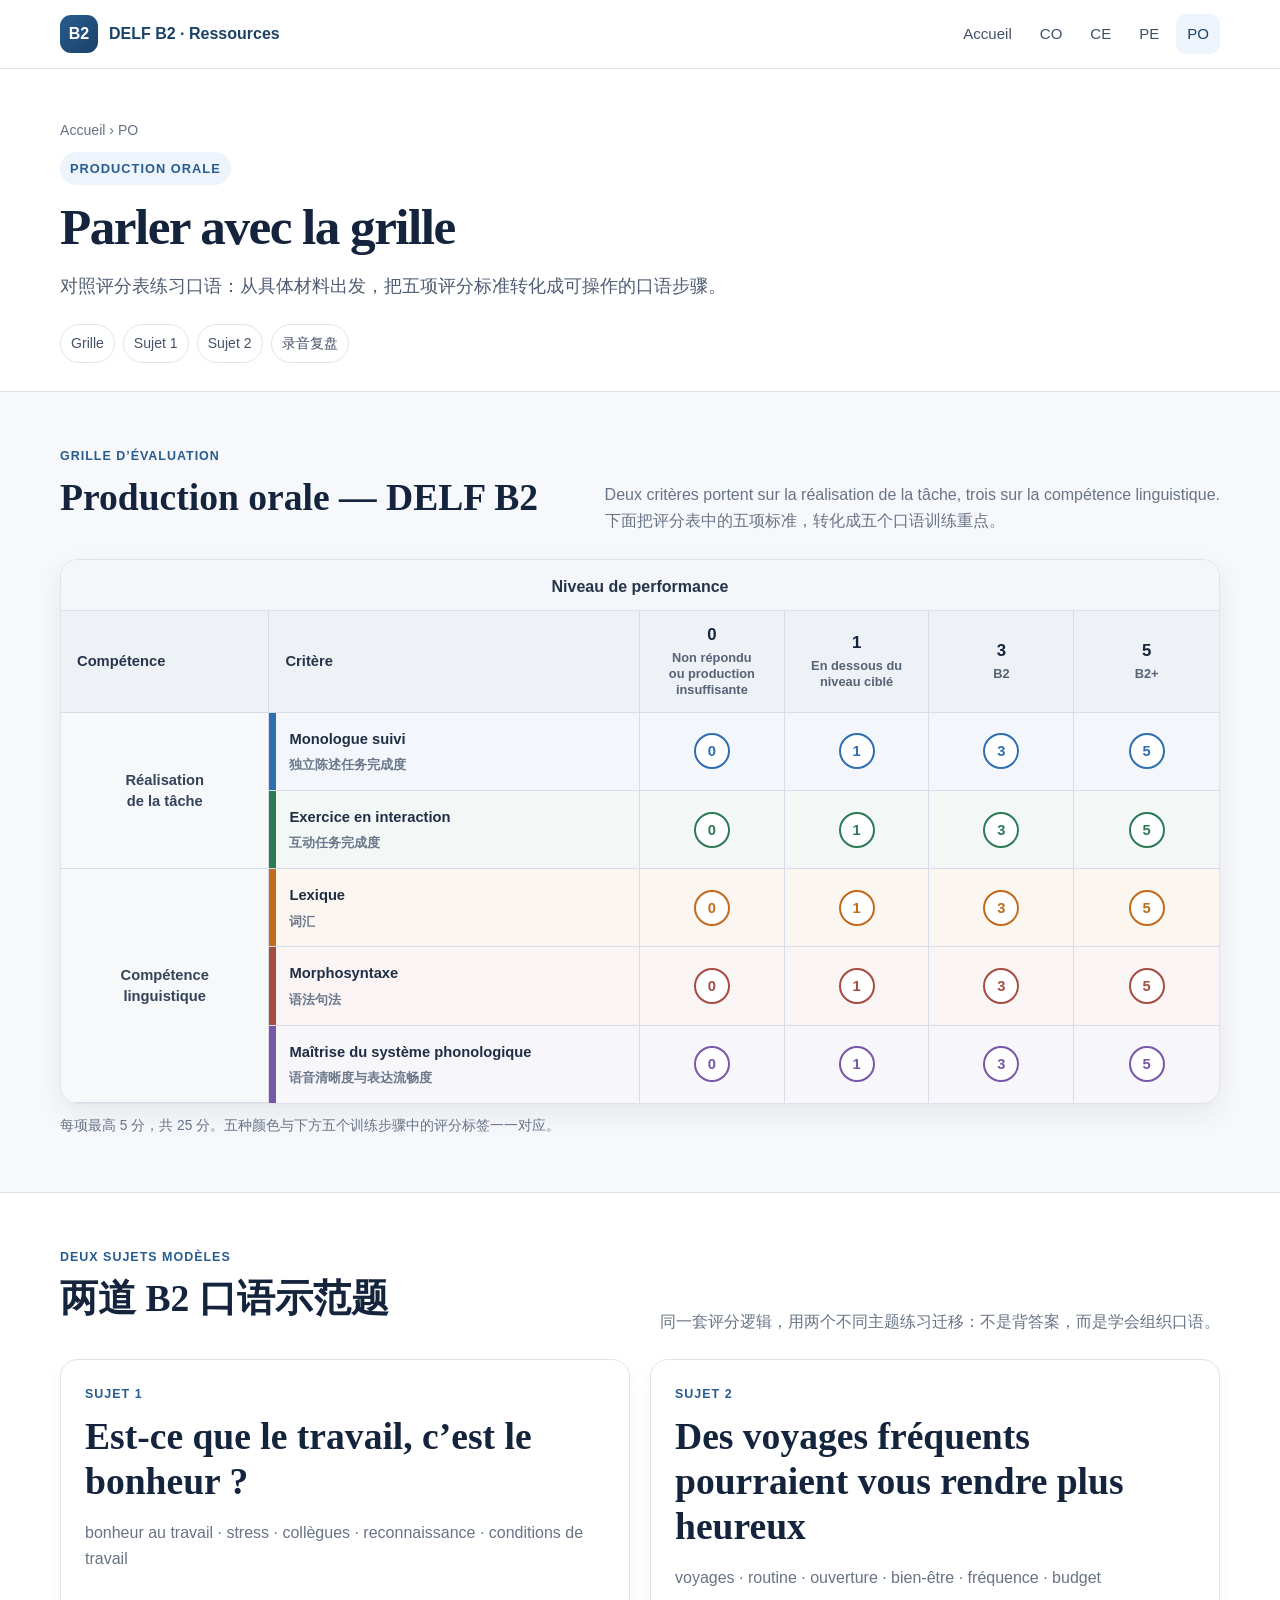
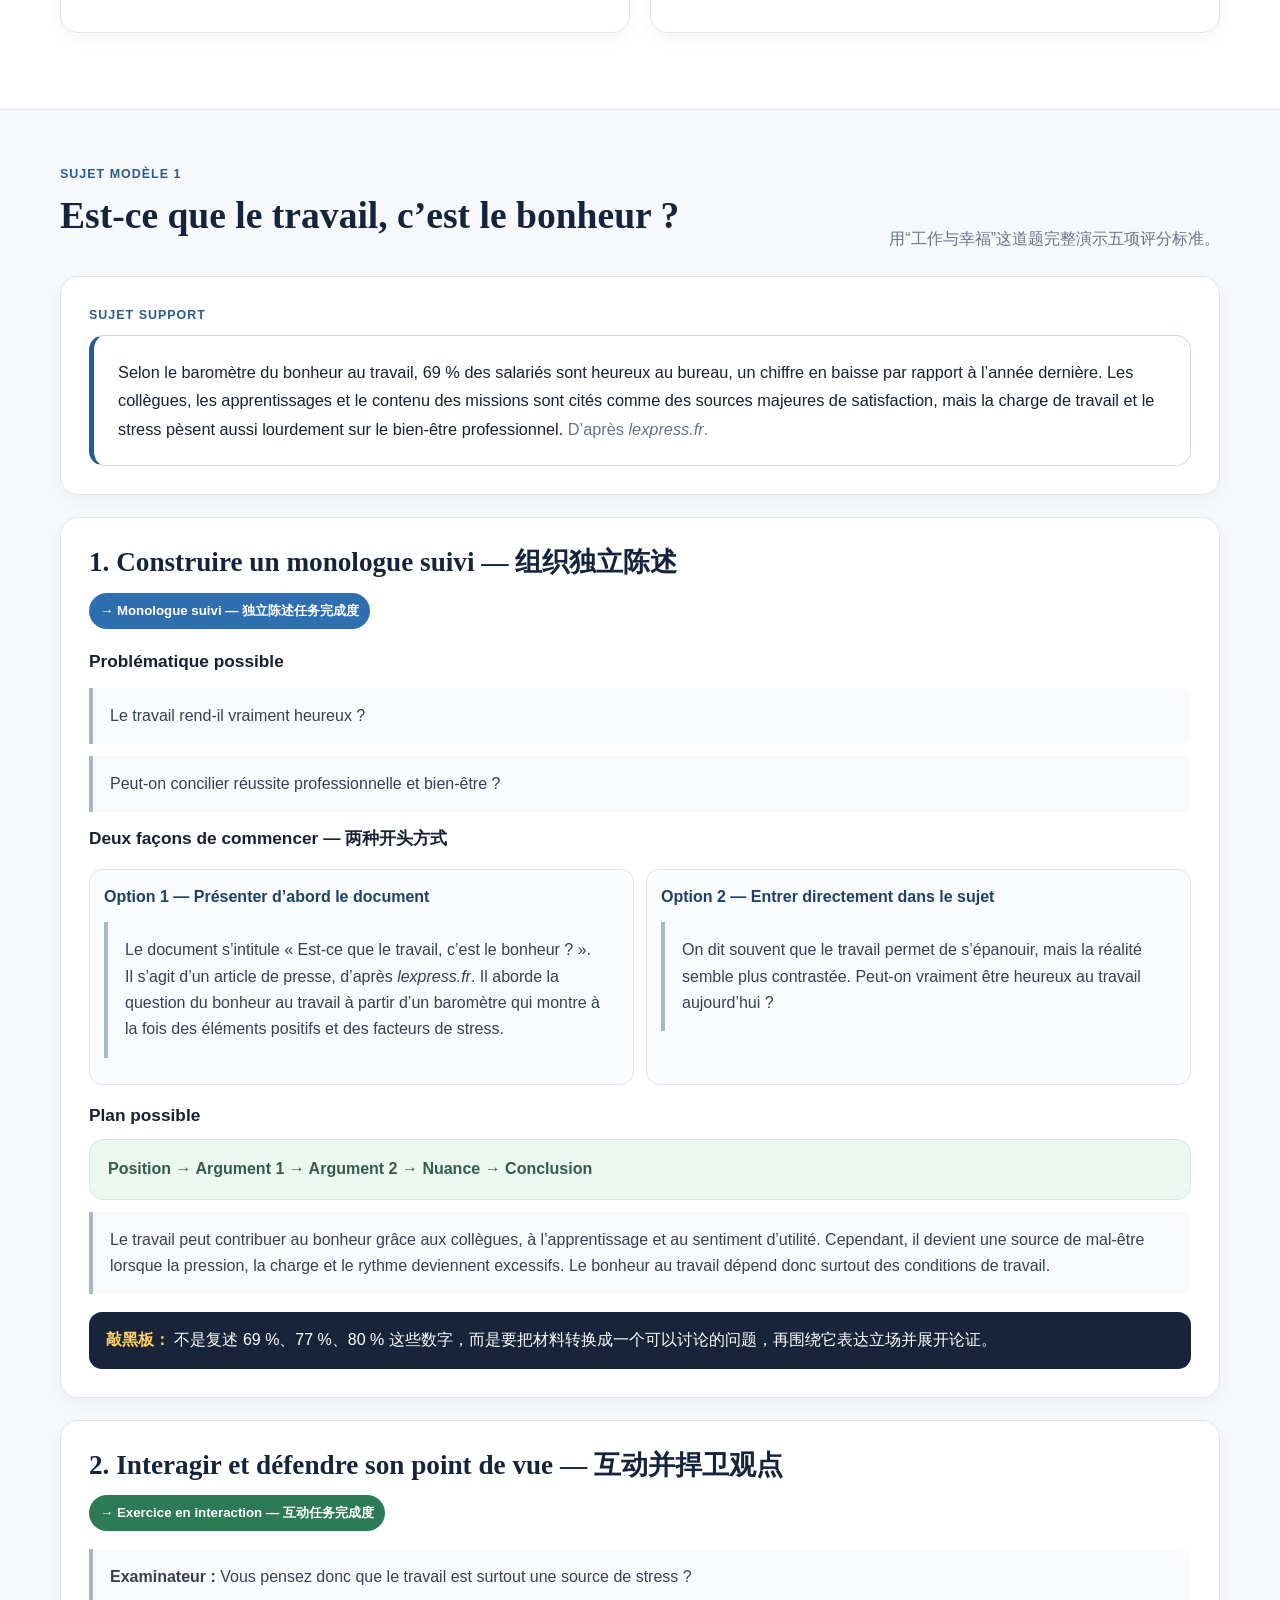
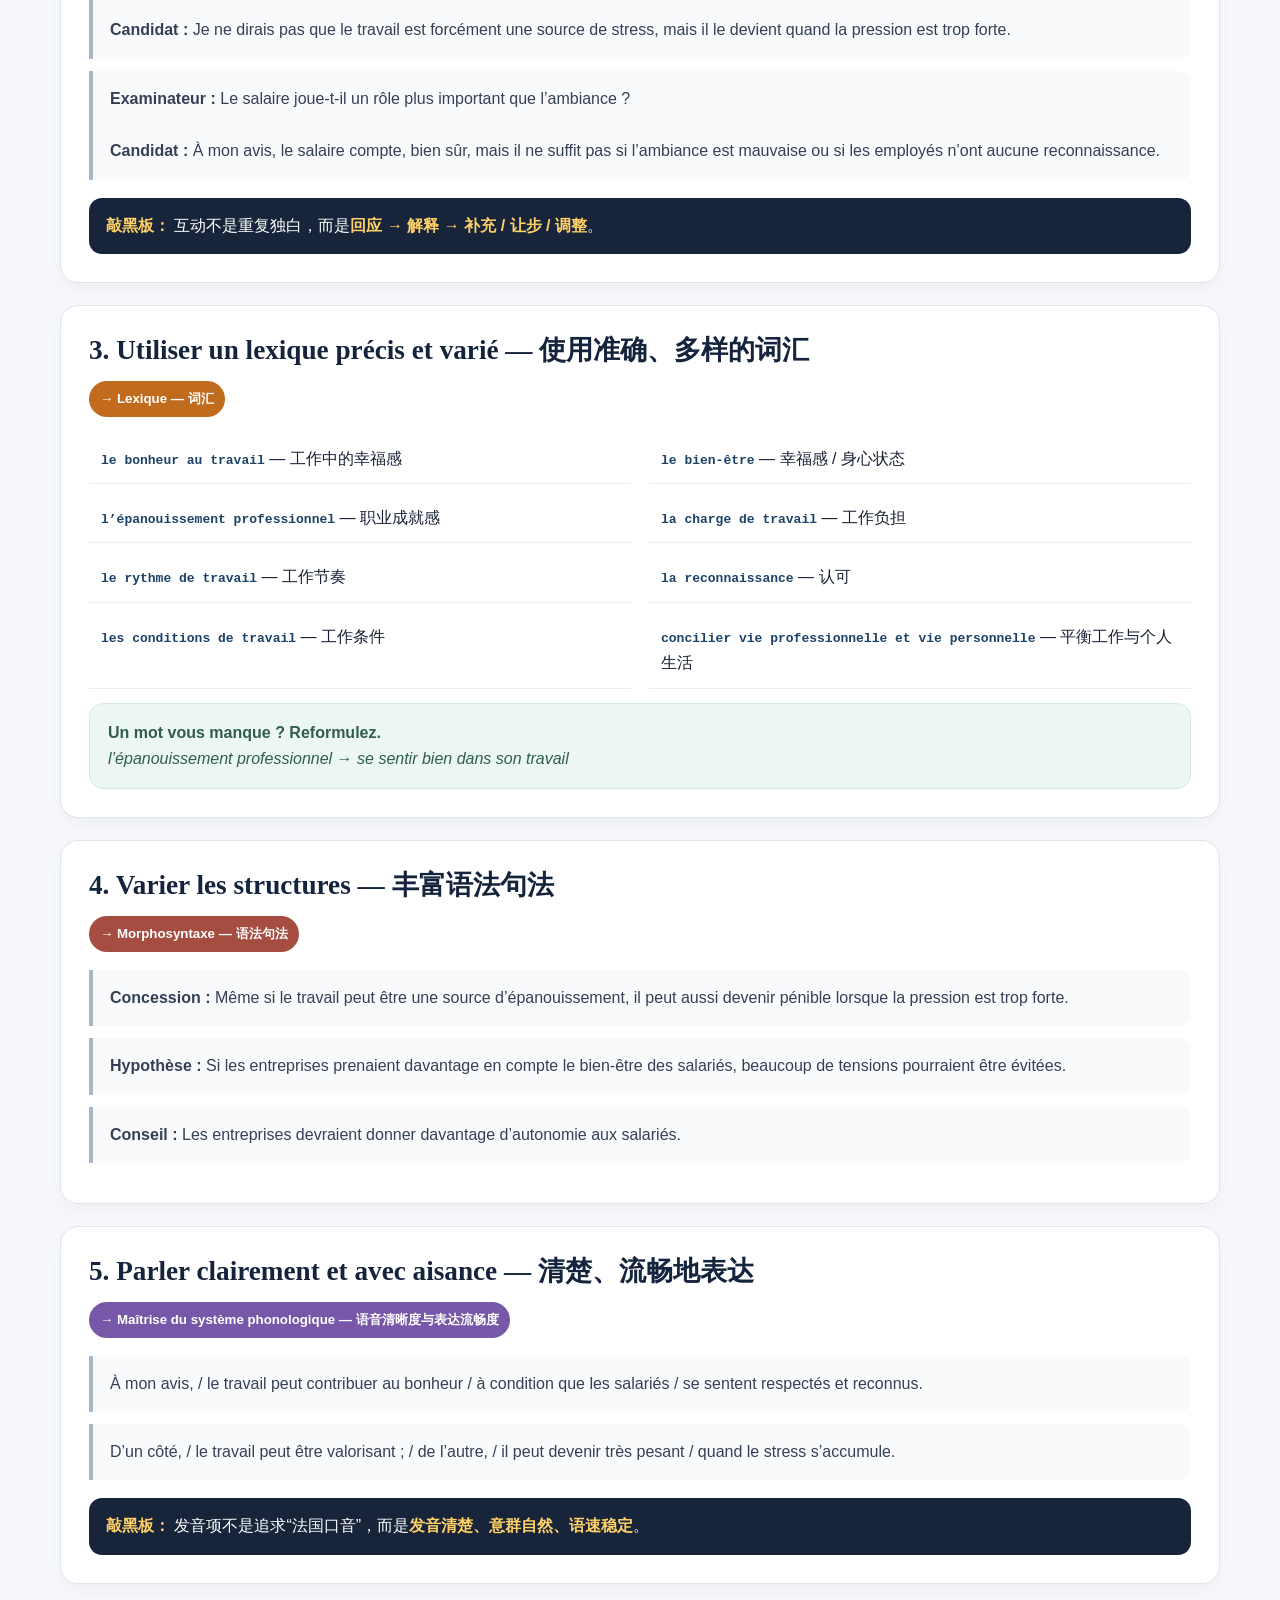
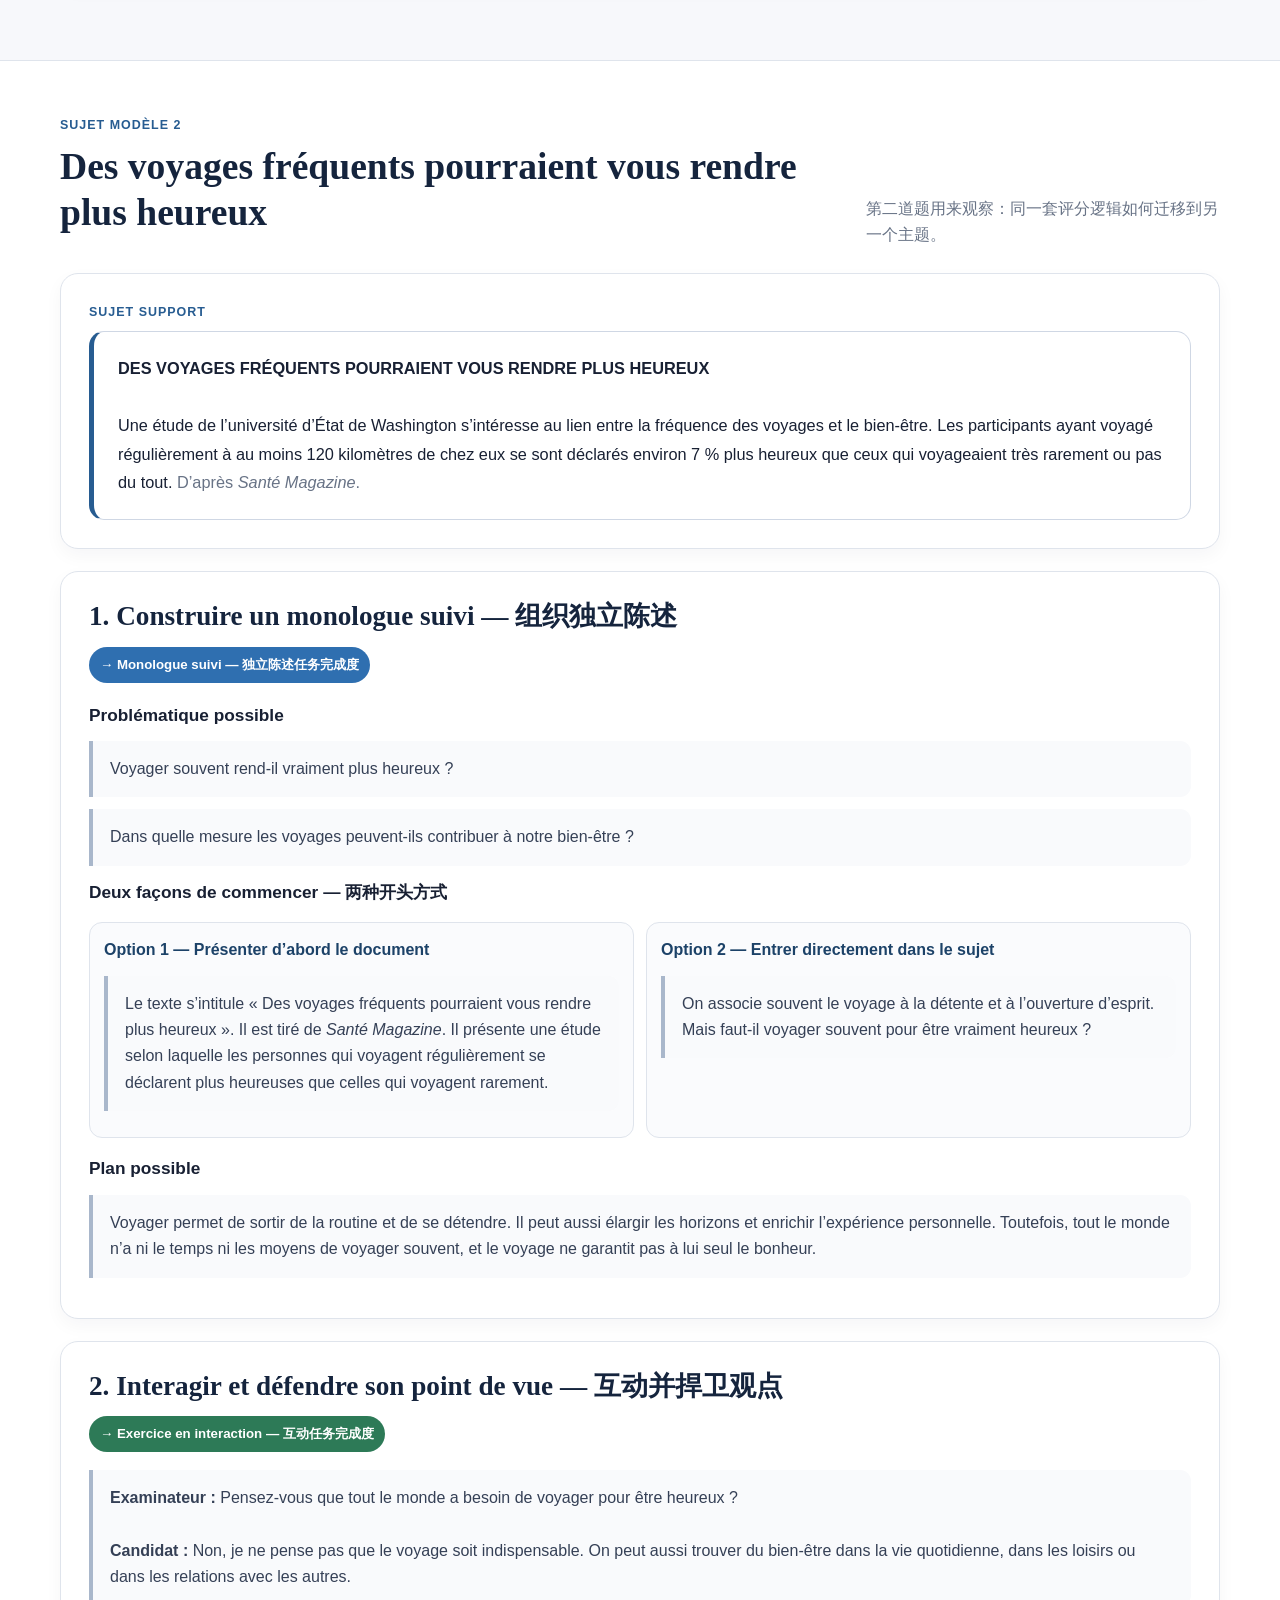
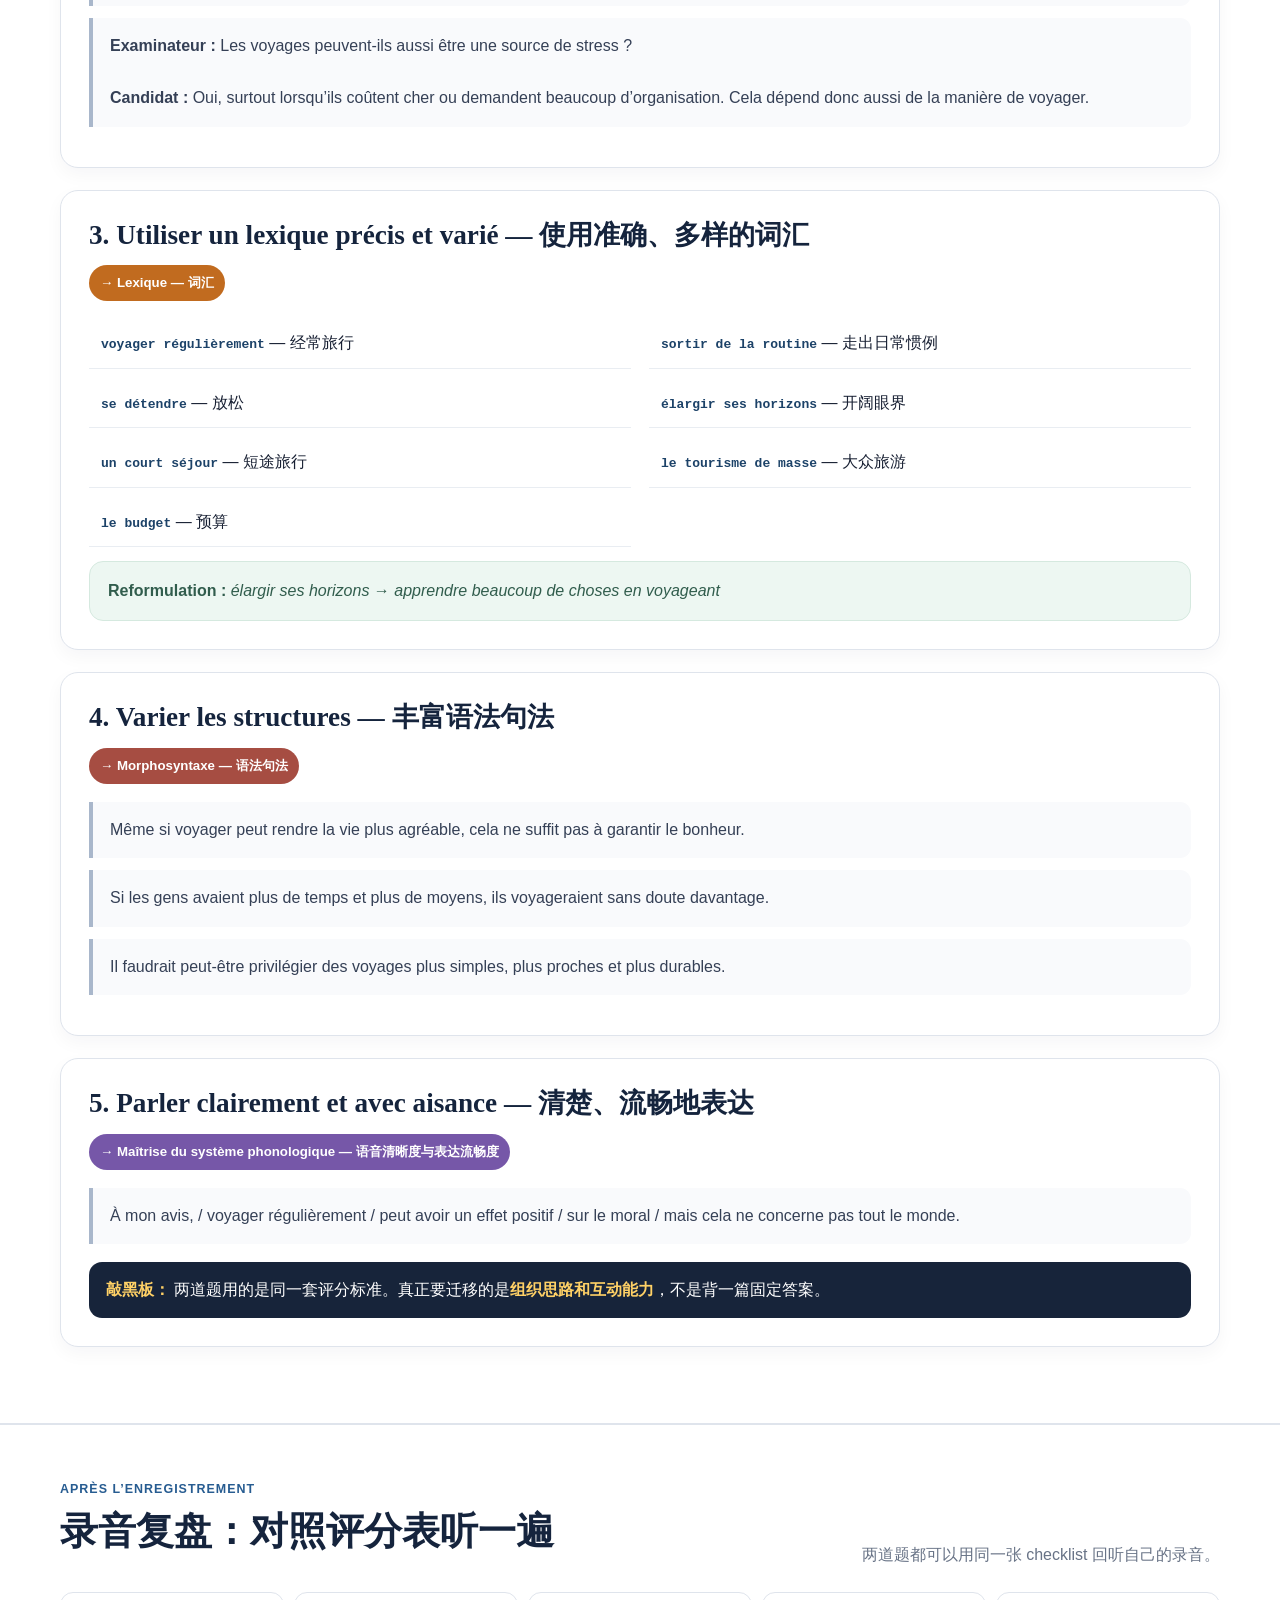
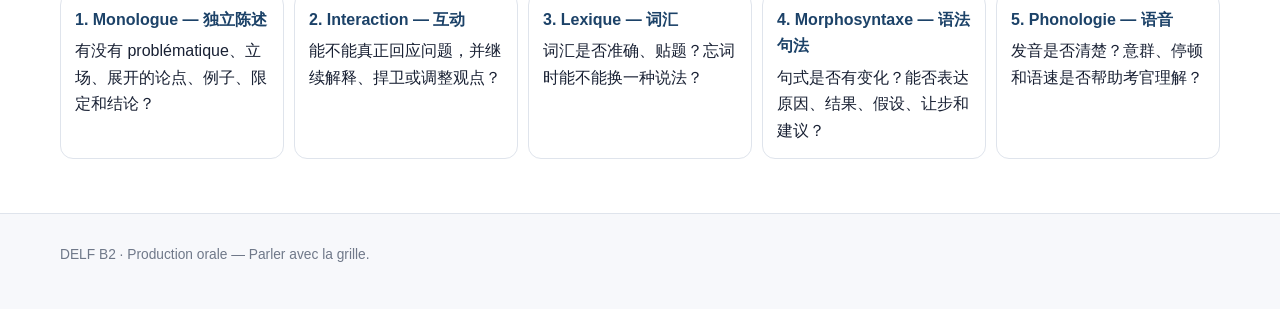
<file: po/index.html>
<!doctype html>
<html lang="fr">
<head>
  <meta charset="utf-8">
  <meta name="viewport" content="width=device-width,initial-scale=1">
  <title>PO — DELF B2</title>
  <link rel="stylesheet" href="../assets/style.css">
</head>
<body>
<header class="topbar">
  <div class="container nav">
    <a class="brand" href="../index.html"><span class="brand-mark">B2</span><span>DELF B2 · Ressources</span></a>
    <nav class="nav-links"><a href="../index.html">Accueil</a><a href="../co/">CO</a><a href="../ce/">CE</a><a href="../pe/">PE</a><a class="active" href="./">PO</a></nav>
  </div>
</header>

<main>
<section class="page-head">
  <div class="container">
    <div class="breadcrumb">Accueil › PO</div>
    <span class="eyebrow">Production orale</span>
    <h1>Parler avec la grille</h1>
    <p class="lede">对照评分表练习口语：从具体材料出发，把五项评分标准转化成可操作的口语步骤。</p>
    <div class="subnav">
      <a href="#grille">Grille</a><a href="#sujet1">Sujet 1</a><a href="#sujet2">Sujet 2</a><a href="#check">录音复盘</a>
    </div>
  </div>
</section>

<section class="section" id="grille">
  <div class="container">
    <div class="section-intro">
      <div><div class="kicker">Grille d’évaluation</div><h2>Production orale — DELF B2</h2></div>
      <p>Deux critères portent sur la réalisation de la tâche, trois sur la compétence linguistique.<br>下面把评分表中的五项标准，转化成五个口语训练重点。</p>
    </div>

    <div class="eval-table-wrap">
      <table class="eval-table eval-table-clean">
        <caption>Niveau de performance</caption>
        <colgroup>
          <col class="col-competence"><col class="col-criterion"><col class="col-score"><col class="col-score"><col class="col-score"><col class="col-score">
        </colgroup>
        <thead>
          <tr>
            <th>Compétence</th><th>Critère</th>
            <th><span class="head-score">0</span><span class="head-label">Non répondu<br>ou production insuffisante</span></th>
            <th><span class="head-score">1</span><span class="head-label">En dessous du<br>niveau ciblé</span></th>
            <th><span class="head-score">3</span><span class="head-label">B2</span></th>
            <th><span class="head-score">5</span><span class="head-label">B2+</span></th>
          </tr>
        </thead>
        <tbody>
          <tr class="row-task"><td class="group" rowspan="2">Réalisation<br>de la tâche</td><td class="criterion-name task"><span class="criterion-dot"></span><strong>Monologue suivi</strong><span class="criterion-cn">独立陈述任务完成度</span></td><td><span class="score-badge">0</span></td><td><span class="score-badge">1</span></td><td><span class="score-badge">3</span></td><td><span class="score-badge">5</span></td></tr>
          <tr class="row-cohesion"><td class="criterion-name cohesion"><span class="criterion-dot"></span><strong>Exercice en interaction</strong><span class="criterion-cn">互动任务完成度</span></td><td><span class="score-badge">0</span></td><td><span class="score-badge">1</span></td><td><span class="score-badge">3</span></td><td><span class="score-badge">5</span></td></tr>
          <tr class="row-lexique"><td class="group" rowspan="3">Compétence<br>linguistique</td><td class="criterion-name lexique"><span class="criterion-dot"></span><strong>Lexique</strong><span class="criterion-cn">词汇</span></td><td><span class="score-badge">0</span></td><td><span class="score-badge">1</span></td><td><span class="score-badge">3</span></td><td><span class="score-badge">5</span></td></tr>
          <tr class="row-morpho"><td class="criterion-name morpho"><span class="criterion-dot"></span><strong>Morphosyntaxe</strong><span class="criterion-cn">语法句法</span></td><td><span class="score-badge">0</span></td><td><span class="score-badge">1</span></td><td><span class="score-badge">3</span></td><td><span class="score-badge">5</span></td></tr>
          <tr class="row-socio"><td class="criterion-name socio"><span class="criterion-dot"></span><strong>Maîtrise du système phonologique</strong><span class="criterion-cn">语音清晰度与表达流畅度</span></td><td><span class="score-badge">0</span></td><td><span class="score-badge">1</span></td><td><span class="score-badge">3</span></td><td><span class="score-badge">5</span></td></tr>
        </tbody>
      </table>
    </div>
    <div class="eval-note">每项最高 5 分，共 25 分。五种颜色与下方五个训练步骤中的评分标签一一对应。</div>
  </div>
</section>

<section class="section alt">
  <div class="container">
    <div class="section-intro"><div><div class="kicker">Deux sujets modèles</div><h2>两道 B2 口语示范题</h2></div><p>同一套评分逻辑，用两个不同主题练习迁移：不是背答案，而是学会组织口语。</p></div>
    <div class="model-detail-grid">
      <div class="panel"><div class="kicker">Sujet 1</div><h2>Est-ce que le travail, c’est le bonheur ?</h2><p>bonheur au travail · stress · collègues · reconnaissance · conditions de travail</p></div>
      <div class="panel"><div class="kicker">Sujet 2</div><h2>Des voyages fréquents pourraient vous rendre plus heureux</h2><p>voyages · routine · ouverture · bien-être · fréquence · budget</p></div>
    </div>
  </div>
</section>

<section class="section" id="sujet1"><div class="container">
  <div class="section-intro"><div><div class="kicker">Sujet modèle 1</div><h2>Est-ce que le travail, c’est le bonheur ?</h2></div><p>用“工作与幸福”这道题完整演示五项评分标准。</p></div>
  <article class="lesson-step">
    <div class="kicker">Sujet support</div>
    <div class="subject-box">Selon le baromètre du bonheur au travail, 69 % des salariés sont heureux au bureau, un chiffre en baisse par rapport à l’année dernière. Les collègues, les apprentissages et le contenu des missions sont cités comme des sources majeures de satisfaction, mais la charge de travail et le stress pèsent aussi lourdement sur le bien-être professionnel. <span class="muted">D’après <em>lexpress.fr</em>.</span></div>
  </article>

  <article class="lesson-step">
    <h2>1. Construire un monologue suivi — 组织独立陈述</h2>
    <div class="criterion-tags"><span class="criterion-tag tag-task">→ Monologue suivi — 独立陈述任务完成度</span></div>
    <h3>Problématique possible</h3>
    <div class="example">Le travail rend-il vraiment heureux ?</div>
    <div class="example">Peut-on concilier réussite professionnelle et bien-être ?</div>
    <h3>Deux façons de commencer — 两种开头方式</h3>
    <div class="mini-grid">
      <div class="mini-box"><strong>Option 1 — Présenter d’abord le document</strong><div class="example">Le document s’intitule « Est-ce que le travail, c’est le bonheur ? ». Il s’agit d’un article de presse, d’après <em>lexpress.fr</em>. Il aborde la question du bonheur au travail à partir d’un baromètre qui montre à la fois des éléments positifs et des facteurs de stress.</div></div>
      <div class="mini-box"><strong>Option 2 — Entrer directement dans le sujet</strong><div class="example">On dit souvent que le travail permet de s’épanouir, mais la réalité semble plus contrastée. Peut-on vraiment être heureux au travail aujourd’hui ?</div></div>
    </div>
    <h3>Plan possible</h3>
    <div class="callout good"><strong>Position → Argument 1 → Argument 2 → Nuance → Conclusion</strong></div>
    <div class="example">Le travail peut contribuer au bonheur grâce aux collègues, à l’apprentissage et au sentiment d’utilité. Cependant, il devient une source de mal-être lorsque la pression, la charge et le rythme deviennent excessifs. Le bonheur au travail dépend donc surtout des conditions de travail.</div>
    <div class="blackboard"><strong>敲黑板：</strong> 不是复述 69 %、77 %、80 % 这些数字，而是要把材料转换成一个可以讨论的问题，再围绕它表达立场并展开论证。</div>
  </article>

  <article class="lesson-step">
    <h2>2. Interagir et défendre son point de vue — 互动并捍卫观点</h2>
    <div class="criterion-tags"><span class="criterion-tag tag-cohesion">→ Exercice en interaction — 互动任务完成度</span></div>
    <div class="example"><strong>Examinateur :</strong> Vous pensez donc que le travail est surtout une source de stress ?<br><br><strong>Candidat :</strong> Je ne dirais pas que le travail est forcément une source de stress, mais il le devient quand la pression est trop forte.</div>
    <div class="example"><strong>Examinateur :</strong> Le salaire joue-t-il un rôle plus important que l’ambiance ?<br><br><strong>Candidat :</strong> À mon avis, le salaire compte, bien sûr, mais il ne suffit pas si l’ambiance est mauvaise ou si les employés n’ont aucune reconnaissance.</div>
    <div class="blackboard"><strong>敲黑板：</strong> 互动不是重复独白，而是<strong>回应 → 解释 → 补充 / 让步 / 调整</strong>。</div>
  </article>

  <article class="lesson-step">
    <h2>3. Utiliser un lexique précis et varié — 使用准确、多样的词汇</h2>
    <div class="criterion-tags"><span class="criterion-tag tag-lexique">→ Lexique — 词汇</span></div>
    <div class="lex-list"><div class="lex-item"><code>le bonheur au travail</code> — 工作中的幸福感</div><div class="lex-item"><code>le bien-être</code> — 幸福感 / 身心状态</div><div class="lex-item"><code>l’épanouissement professionnel</code> — 职业成就感</div><div class="lex-item"><code>la charge de travail</code> — 工作负担</div><div class="lex-item"><code>le rythme de travail</code> — 工作节奏</div><div class="lex-item"><code>la reconnaissance</code> — 认可</div><div class="lex-item"><code>les conditions de travail</code> — 工作条件</div><div class="lex-item"><code>concilier vie professionnelle et vie personnelle</code> — 平衡工作与个人生活</div></div>
    <div class="callout good"><strong>Un mot vous manque ? Reformulez.</strong><br><em>l’épanouissement professionnel</em> → <em>se sentir bien dans son travail</em></div>
  </article>

  <article class="lesson-step">
    <h2>4. Varier les structures — 丰富语法句法</h2>
    <div class="criterion-tags"><span class="criterion-tag tag-morpho">→ Morphosyntaxe — 语法句法</span></div>
    <div class="example"><strong>Concession :</strong> Même si le travail peut être une source d’épanouissement, il peut aussi devenir pénible lorsque la pression est trop forte.</div>
    <div class="example"><strong>Hypothèse :</strong> Si les entreprises prenaient davantage en compte le bien-être des salariés, beaucoup de tensions pourraient être évitées.</div>
    <div class="example"><strong>Conseil :</strong> Les entreprises devraient donner davantage d’autonomie aux salariés.</div>
  </article>

  <article class="lesson-step">
    <h2>5. Parler clairement et avec aisance — 清楚、流畅地表达</h2>
    <div class="criterion-tags"><span class="criterion-tag tag-socio">→ Maîtrise du système phonologique — 语音清晰度与表达流畅度</span></div>
    <div class="example">À mon avis, / le travail peut contribuer au bonheur / à condition que les salariés / se sentent respectés et reconnus.</div>
    <div class="example">D’un côté, / le travail peut être valorisant ; / de l’autre, / il peut devenir très pesant / quand le stress s’accumule.</div>
    <div class="blackboard"><strong>敲黑板：</strong> 发音项不是追求“法国口音”，而是<strong>发音清楚、意群自然、语速稳定</strong>。</div>
  </article>
</div></section>

<section class="section alt" id="sujet2"><div class="container">
  <div class="section-intro"><div><div class="kicker">Sujet modèle 2</div><h2>Des voyages fréquents pourraient vous rendre plus heureux</h2></div><p>第二道题用来观察：同一套评分逻辑如何迁移到另一个主题。</p></div>
  <article class="lesson-step">
    <div class="kicker">Sujet support</div>
    <div class="subject-box"><strong>DES VOYAGES FRÉQUENTS POURRAIENT VOUS RENDRE PLUS HEUREUX</strong><br><br>Une étude de l’université d’État de Washington s’intéresse au lien entre la fréquence des voyages et le bien-être. Les participants ayant voyagé régulièrement à au moins 120 kilomètres de chez eux se sont déclarés environ 7 % plus heureux que ceux qui voyageaient très rarement ou pas du tout. <span class="muted">D’après <em>Santé Magazine</em>.</span></div>
  </article>

  <article class="lesson-step">
    <h2>1. Construire un monologue suivi — 组织独立陈述</h2>
    <div class="criterion-tags"><span class="criterion-tag tag-task">→ Monologue suivi — 独立陈述任务完成度</span></div>
    <h3>Problématique possible</h3>
    <div class="example">Voyager souvent rend-il vraiment plus heureux ?</div>
    <div class="example">Dans quelle mesure les voyages peuvent-ils contribuer à notre bien-être ?</div>
    <h3>Deux façons de commencer — 两种开头方式</h3>
    <div class="mini-grid">
      <div class="mini-box"><strong>Option 1 — Présenter d’abord le document</strong><div class="example">Le texte s’intitule « Des voyages fréquents pourraient vous rendre plus heureux ». Il est tiré de <em>Santé Magazine</em>. Il présente une étude selon laquelle les personnes qui voyagent régulièrement se déclarent plus heureuses que celles qui voyagent rarement.</div></div>
      <div class="mini-box"><strong>Option 2 — Entrer directement dans le sujet</strong><div class="example">On associe souvent le voyage à la détente et à l’ouverture d’esprit. Mais faut-il voyager souvent pour être vraiment heureux ?</div></div>
    </div>
    <h3>Plan possible</h3>
    <div class="example">Voyager permet de sortir de la routine et de se détendre. Il peut aussi élargir les horizons et enrichir l’expérience personnelle. Toutefois, tout le monde n’a ni le temps ni les moyens de voyager souvent, et le voyage ne garantit pas à lui seul le bonheur.</div>
  </article>

  <article class="lesson-step">
    <h2>2. Interagir et défendre son point de vue — 互动并捍卫观点</h2>
    <div class="criterion-tags"><span class="criterion-tag tag-cohesion">→ Exercice en interaction — 互动任务完成度</span></div>
    <div class="example"><strong>Examinateur :</strong> Pensez-vous que tout le monde a besoin de voyager pour être heureux ?<br><br><strong>Candidat :</strong> Non, je ne pense pas que le voyage soit indispensable. On peut aussi trouver du bien-être dans la vie quotidienne, dans les loisirs ou dans les relations avec les autres.</div>
    <div class="example"><strong>Examinateur :</strong> Les voyages peuvent-ils aussi être une source de stress ?<br><br><strong>Candidat :</strong> Oui, surtout lorsqu’ils coûtent cher ou demandent beaucoup d’organisation. Cela dépend donc aussi de la manière de voyager.</div>
  </article>

  <article class="lesson-step">
    <h2>3. Utiliser un lexique précis et varié — 使用准确、多样的词汇</h2>
    <div class="criterion-tags"><span class="criterion-tag tag-lexique">→ Lexique — 词汇</span></div>
    <div class="lex-list"><div class="lex-item"><code>voyager régulièrement</code> — 经常旅行</div><div class="lex-item"><code>sortir de la routine</code> — 走出日常惯例</div><div class="lex-item"><code>se détendre</code> — 放松</div><div class="lex-item"><code>élargir ses horizons</code> — 开阔眼界</div><div class="lex-item"><code>un court séjour</code> — 短途旅行</div><div class="lex-item"><code>le tourisme de masse</code> — 大众旅游</div><div class="lex-item"><code>le budget</code> — 预算</div></div>
    <div class="callout good"><strong>Reformulation :</strong> <em>élargir ses horizons</em> → <em>apprendre beaucoup de choses en voyageant</em></div>
  </article>

  <article class="lesson-step">
    <h2>4. Varier les structures — 丰富语法句法</h2>
    <div class="criterion-tags"><span class="criterion-tag tag-morpho">→ Morphosyntaxe — 语法句法</span></div>
    <div class="example">Même si voyager peut rendre la vie plus agréable, cela ne suffit pas à garantir le bonheur.</div>
    <div class="example">Si les gens avaient plus de temps et plus de moyens, ils voyageraient sans doute davantage.</div>
    <div class="example">Il faudrait peut-être privilégier des voyages plus simples, plus proches et plus durables.</div>
  </article>

  <article class="lesson-step">
    <h2>5. Parler clairement et avec aisance — 清楚、流畅地表达</h2>
    <div class="criterion-tags"><span class="criterion-tag tag-socio">→ Maîtrise du système phonologique — 语音清晰度与表达流畅度</span></div>
    <div class="example">À mon avis, / voyager régulièrement / peut avoir un effet positif / sur le moral / mais cela ne concerne pas tout le monde.</div>
    <div class="blackboard"><strong>敲黑板：</strong> 两道题用的是同一套评分标准。真正要迁移的是<strong>组织思路和互动能力</strong>，不是背一篇固定答案。</div>
  </article>
</div></section>

<section class="section alt" id="check"><div class="container">
  <div class="section-intro"><div><div class="kicker">Après l’enregistrement</div><h2>录音复盘：对照评分表听一遍</h2></div><p>两道题都可以用同一张 checklist 回听自己的录音。</p></div>
  <div class="checklist"><div class="check"><strong>1. Monologue — 独立陈述</strong>有没有 problématique、立场、展开的论点、例子、限定和结论？</div><div class="check"><strong>2. Interaction — 互动</strong>能不能真正回应问题，并继续解释、捍卫或调整观点？</div><div class="check"><strong>3. Lexique — 词汇</strong>词汇是否准确、贴题？忘词时能不能换一种说法？</div><div class="check"><strong>4. Morphosyntaxe — 语法句法</strong>句式是否有变化？能否表达原因、结果、假设、让步和建议？</div><div class="check"><strong>5. Phonologie — 语音</strong>发音是否清楚？意群、停顿和语速是否帮助考官理解？</div></div>
</div></section>

</main>
<footer class="footer"><div class="container">DELF B2 · Production orale — Parler avec la grille.</div></footer>
</body>
</html>
</file>
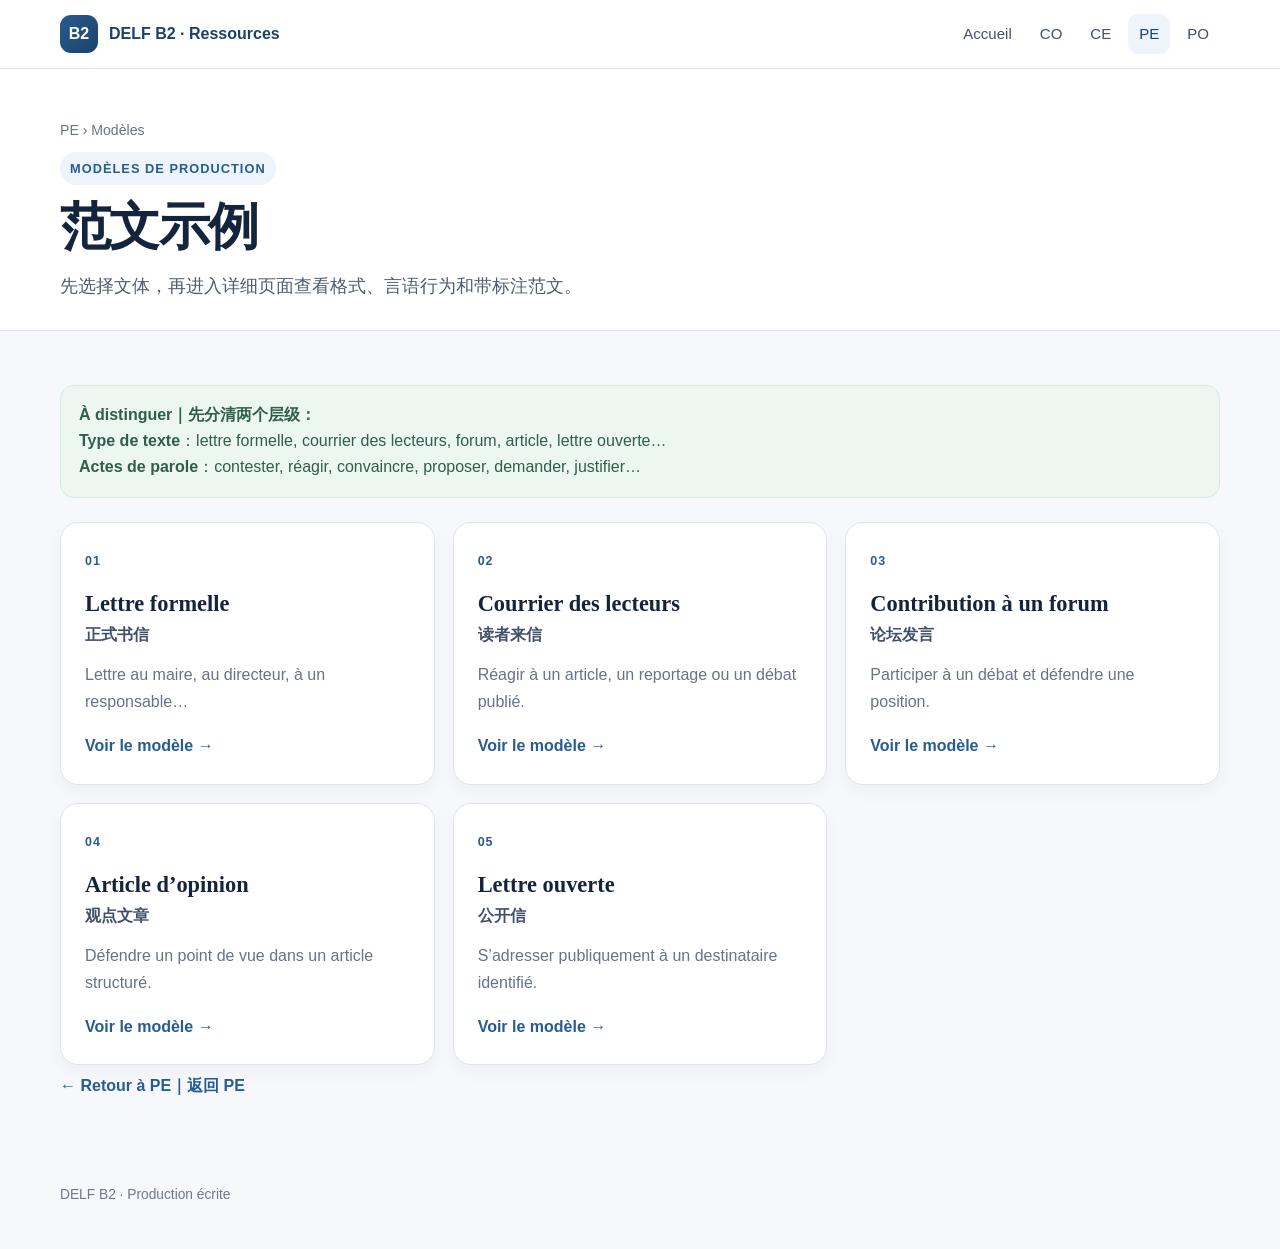
<file: pe/modeles/index.html>
<!doctype html><html lang="fr"><head><meta charset="utf-8"><meta name="viewport" content="width=device-width,initial-scale=1"><title>Modèles de production — DELF B2</title><link rel="stylesheet" href="../../assets/style.css"></head><body><header class="topbar"><div class="container nav"><a class="brand" href="../../index.html"><span class="brand-mark">B2</span><span>DELF B2 · Ressources</span></a><nav class="nav-links"><a href="../../index.html">Accueil</a><a href="../../co/">CO</a><a href="../../ce/">CE</a><a class="active" href="../">PE</a><a href="../../po/">PO</a></nav></div></header><main><section class="page-head"><div class="container"><div class="breadcrumb"><a href="../">PE</a> › Modèles</div><span class="eyebrow">Modèles de production</span><h1>范文示例</h1><p class="lede">先选择文体，再进入详细页面查看格式、言语行为和带标注范文。</p></div></section><section class="section"><div class="container"><div class="callout good"><strong>À distinguer｜先分清两个层级：</strong><br><strong>Type de texte</strong>：lettre formelle, courrier des lecteurs, forum, article, lettre ouverte…<br><strong>Actes de parole</strong>：contester, réagir, convaincre, proposer, demander, justifier…</div><div class="model-card-grid"><a class="model-card-link" href="lettre-formelle/"><span class="model-number">01</span><h2>Lettre formelle</h2><div class="model-cn">正式书信</div><p>Lettre au maire, au directeur, à un responsable…</p><span class="model-enter">Voir le modèle →</span></a><a class="model-card-link" href="courrier-des-lecteurs/"><span class="model-number">02</span><h2>Courrier des lecteurs</h2><div class="model-cn">读者来信</div><p>Réagir à un article, un reportage ou un débat publié.</p><span class="model-enter">Voir le modèle →</span></a><a class="model-card-link" href="forum/"><span class="model-number">03</span><h2>Contribution à un forum</h2><div class="model-cn">论坛发言</div><p>Participer à un débat et défendre une position.</p><span class="model-enter">Voir le modèle →</span></a><a class="model-card-link" href="article-opinion/"><span class="model-number">04</span><h2>Article d’opinion</h2><div class="model-cn">观点文章</div><p>Défendre un point de vue dans un article structuré.</p><span class="model-enter">Voir le modèle →</span></a><a class="model-card-link" href="lettre-ouverte/"><span class="model-number">05</span><h2>Lettre ouverte</h2><div class="model-cn">公开信</div><p>S’adresser publiquement à un destinataire identifié.</p><span class="model-enter">Voir le modèle →</span></a></div><a class="back-link" href="../">← Retour à PE｜返回 PE</a></div></section></main><footer class="footer"><div class="container">DELF B2 · Production écrite</div></footer></body></html>
</file>
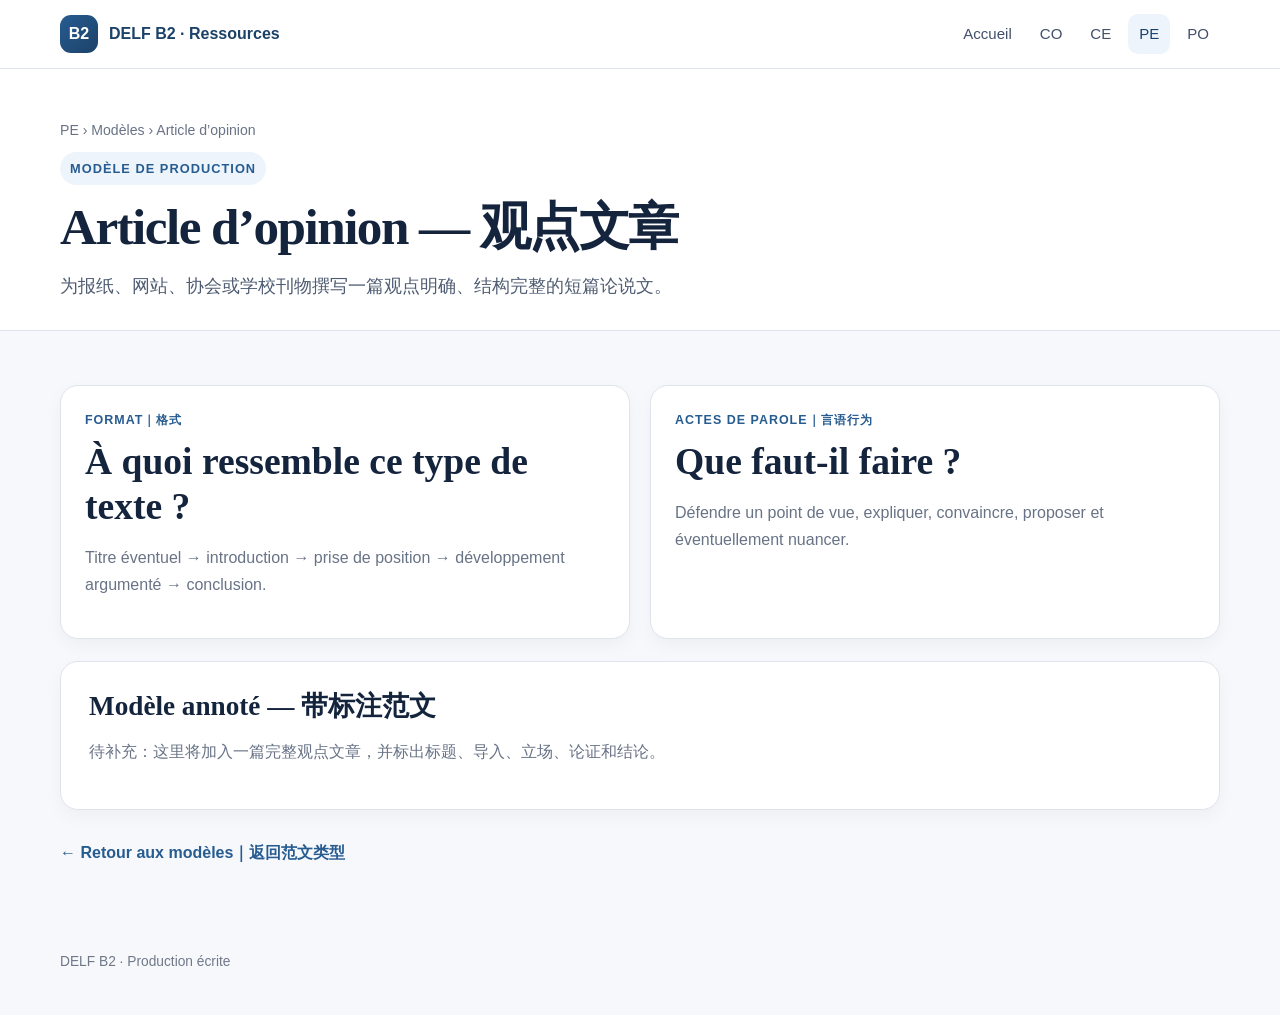
<file: pe/modeles/article-opinion/index.html>
<!doctype html><html lang="fr"><head><meta charset="utf-8"><meta name="viewport" content="width=device-width,initial-scale=1"><title>Article d’opinion — DELF B2</title><link rel="stylesheet" href="../../../assets/style.css"></head><body><header class="topbar"><div class="container nav"><a class="brand" href="../../../index.html"><span class="brand-mark">B2</span><span>DELF B2 · Ressources</span></a><nav class="nav-links"><a href="../../../index.html">Accueil</a><a href="../../../co/">CO</a><a href="../../../ce/">CE</a><a class="active" href="../../">PE</a><a href="../../../po/">PO</a></nav></div></header><main><section class="page-head"><div class="container"><div class="breadcrumb"><a href="../../#modeles">PE › Modèles</a> › Article d’opinion</div><span class="eyebrow">Modèle de production</span><h1>Article d’opinion — 观点文章</h1><p class="lede">为报纸、网站、协会或学校刊物撰写一篇观点明确、结构完整的短篇论说文。</p></div></section><section class="section"><div class="container"><div class="model-detail-grid"><div class="panel"><div class="kicker">Format｜格式</div><h2>À quoi ressemble ce type de texte ?</h2><p>Titre éventuel → introduction → prise de position → développement argumenté → conclusion.</p></div><div class="panel"><div class="kicker">Actes de parole｜言语行为</div><h2>Que faut-il faire ?</h2><p>Défendre un point de vue, expliquer, convaincre, proposer et éventuellement nuancer.</p></div></div><div class="lesson-step"><h2>Modèle annoté — 带标注范文</h2><p class="muted">待补充：这里将加入一篇完整观点文章，并标出标题、导入、立场、论证和结论。</p></div><a class="back-link" href="../../#modeles">← Retour aux modèles｜返回范文类型</a></div></section></main><footer class="footer"><div class="container">DELF B2 · Production écrite</div></footer></body></html>
</file>
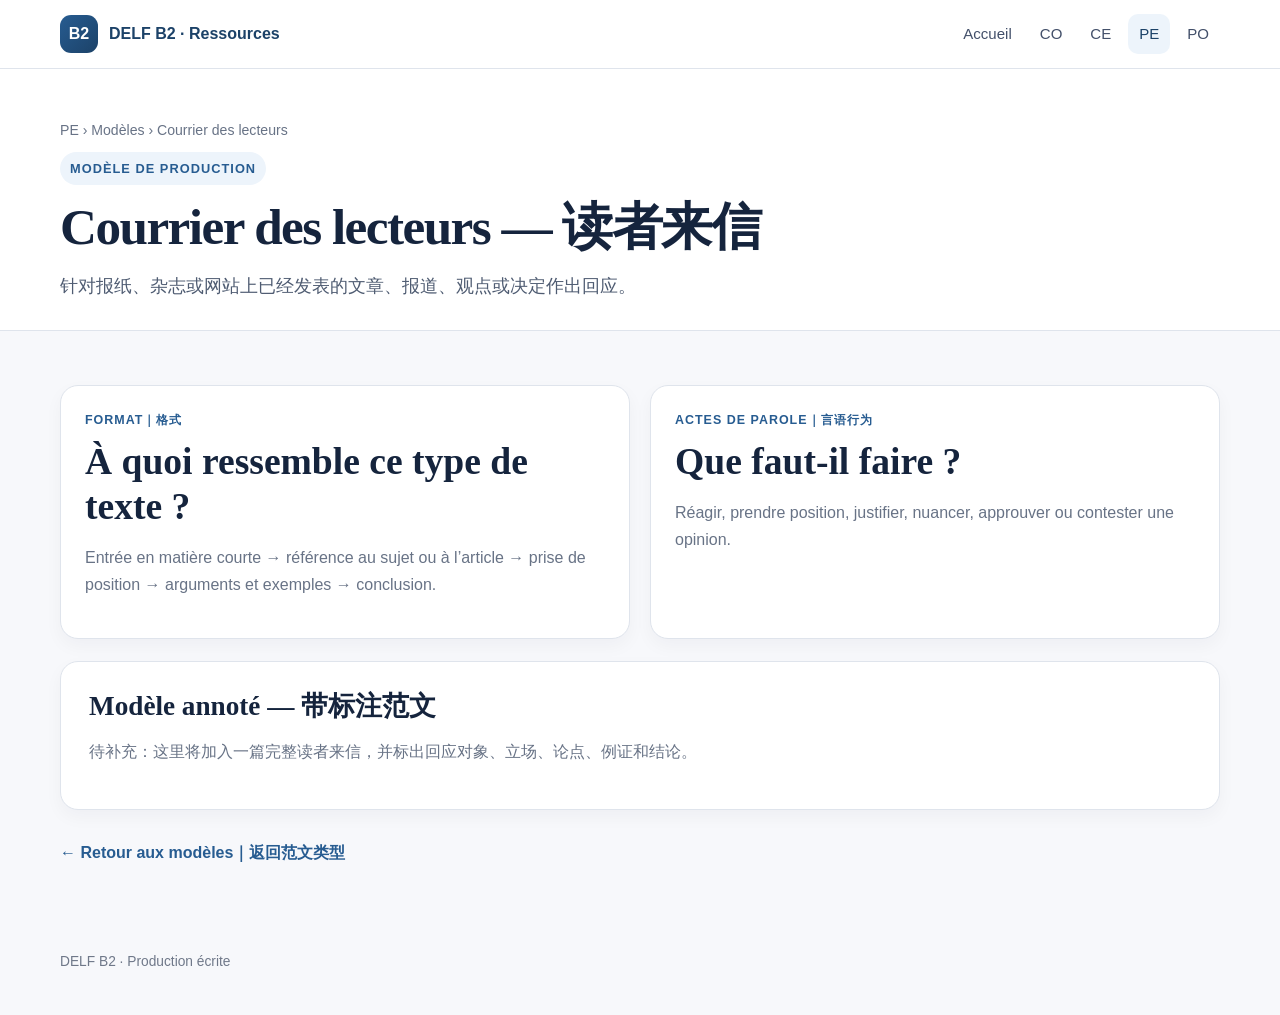
<file: pe/modeles/courrier-des-lecteurs/index.html>
<!doctype html><html lang="fr"><head><meta charset="utf-8"><meta name="viewport" content="width=device-width,initial-scale=1"><title>Courrier des lecteurs — DELF B2</title><link rel="stylesheet" href="../../../assets/style.css"></head><body><header class="topbar"><div class="container nav"><a class="brand" href="../../../index.html"><span class="brand-mark">B2</span><span>DELF B2 · Ressources</span></a><nav class="nav-links"><a href="../../../index.html">Accueil</a><a href="../../../co/">CO</a><a href="../../../ce/">CE</a><a class="active" href="../../">PE</a><a href="../../../po/">PO</a></nav></div></header><main><section class="page-head"><div class="container"><div class="breadcrumb"><a href="../../#modeles">PE › Modèles</a> › Courrier des lecteurs</div><span class="eyebrow">Modèle de production</span><h1>Courrier des lecteurs — 读者来信</h1><p class="lede">针对报纸、杂志或网站上已经发表的文章、报道、观点或决定作出回应。</p></div></section><section class="section"><div class="container"><div class="model-detail-grid"><div class="panel"><div class="kicker">Format｜格式</div><h2>À quoi ressemble ce type de texte ?</h2><p>Entrée en matière courte → référence au sujet ou à l’article → prise de position → arguments et exemples → conclusion.</p></div><div class="panel"><div class="kicker">Actes de parole｜言语行为</div><h2>Que faut-il faire ?</h2><p>Réagir, prendre position, justifier, nuancer, approuver ou contester une opinion.</p></div></div><div class="lesson-step"><h2>Modèle annoté — 带标注范文</h2><p class="muted">待补充：这里将加入一篇完整读者来信，并标出回应对象、立场、论点、例证和结论。</p></div><a class="back-link" href="../../#modeles">← Retour aux modèles｜返回范文类型</a></div></section></main><footer class="footer"><div class="container">DELF B2 · Production écrite</div></footer></body></html>
</file>
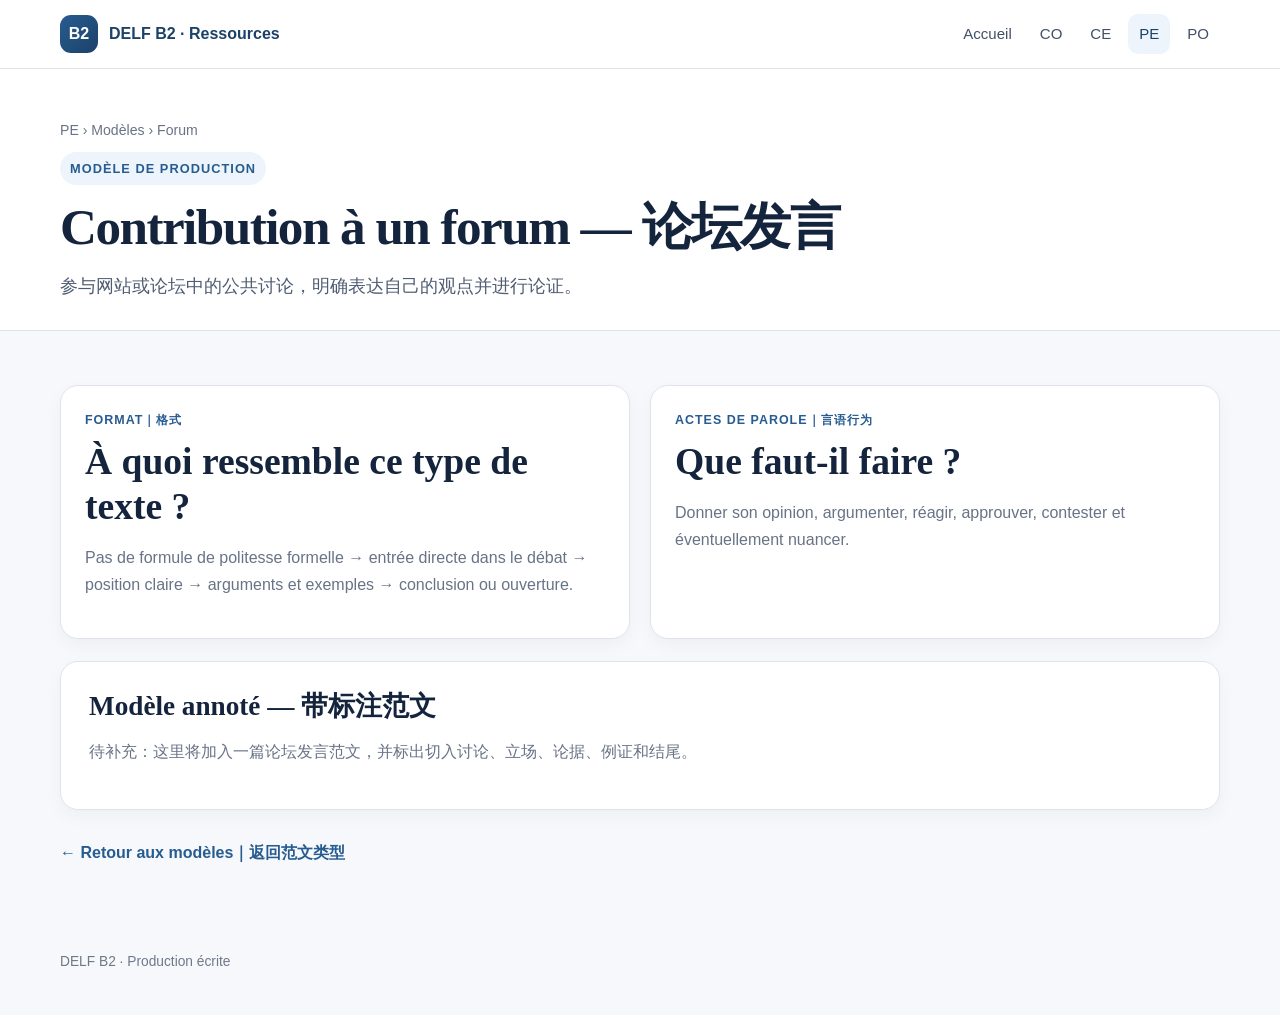
<file: pe/modeles/forum/index.html>
<!doctype html><html lang="fr"><head><meta charset="utf-8"><meta name="viewport" content="width=device-width,initial-scale=1"><title>Contribution à un forum — DELF B2</title><link rel="stylesheet" href="../../../assets/style.css"></head><body><header class="topbar"><div class="container nav"><a class="brand" href="../../../index.html"><span class="brand-mark">B2</span><span>DELF B2 · Ressources</span></a><nav class="nav-links"><a href="../../../index.html">Accueil</a><a href="../../../co/">CO</a><a href="../../../ce/">CE</a><a class="active" href="../../">PE</a><a href="../../../po/">PO</a></nav></div></header><main><section class="page-head"><div class="container"><div class="breadcrumb"><a href="../../#modeles">PE › Modèles</a> › Forum</div><span class="eyebrow">Modèle de production</span><h1>Contribution à un forum — 论坛发言</h1><p class="lede">参与网站或论坛中的公共讨论，明确表达自己的观点并进行论证。</p></div></section><section class="section"><div class="container"><div class="model-detail-grid"><div class="panel"><div class="kicker">Format｜格式</div><h2>À quoi ressemble ce type de texte ?</h2><p>Pas de formule de politesse formelle → entrée directe dans le débat → position claire → arguments et exemples → conclusion ou ouverture.</p></div><div class="panel"><div class="kicker">Actes de parole｜言语行为</div><h2>Que faut-il faire ?</h2><p>Donner son opinion, argumenter, réagir, approuver, contester et éventuellement nuancer.</p></div></div><div class="lesson-step"><h2>Modèle annoté — 带标注范文</h2><p class="muted">待补充：这里将加入一篇论坛发言范文，并标出切入讨论、立场、论据、例证和结尾。</p></div><a class="back-link" href="../../#modeles">← Retour aux modèles｜返回范文类型</a></div></section></main><footer class="footer"><div class="container">DELF B2 · Production écrite</div></footer></body></html>
</file>
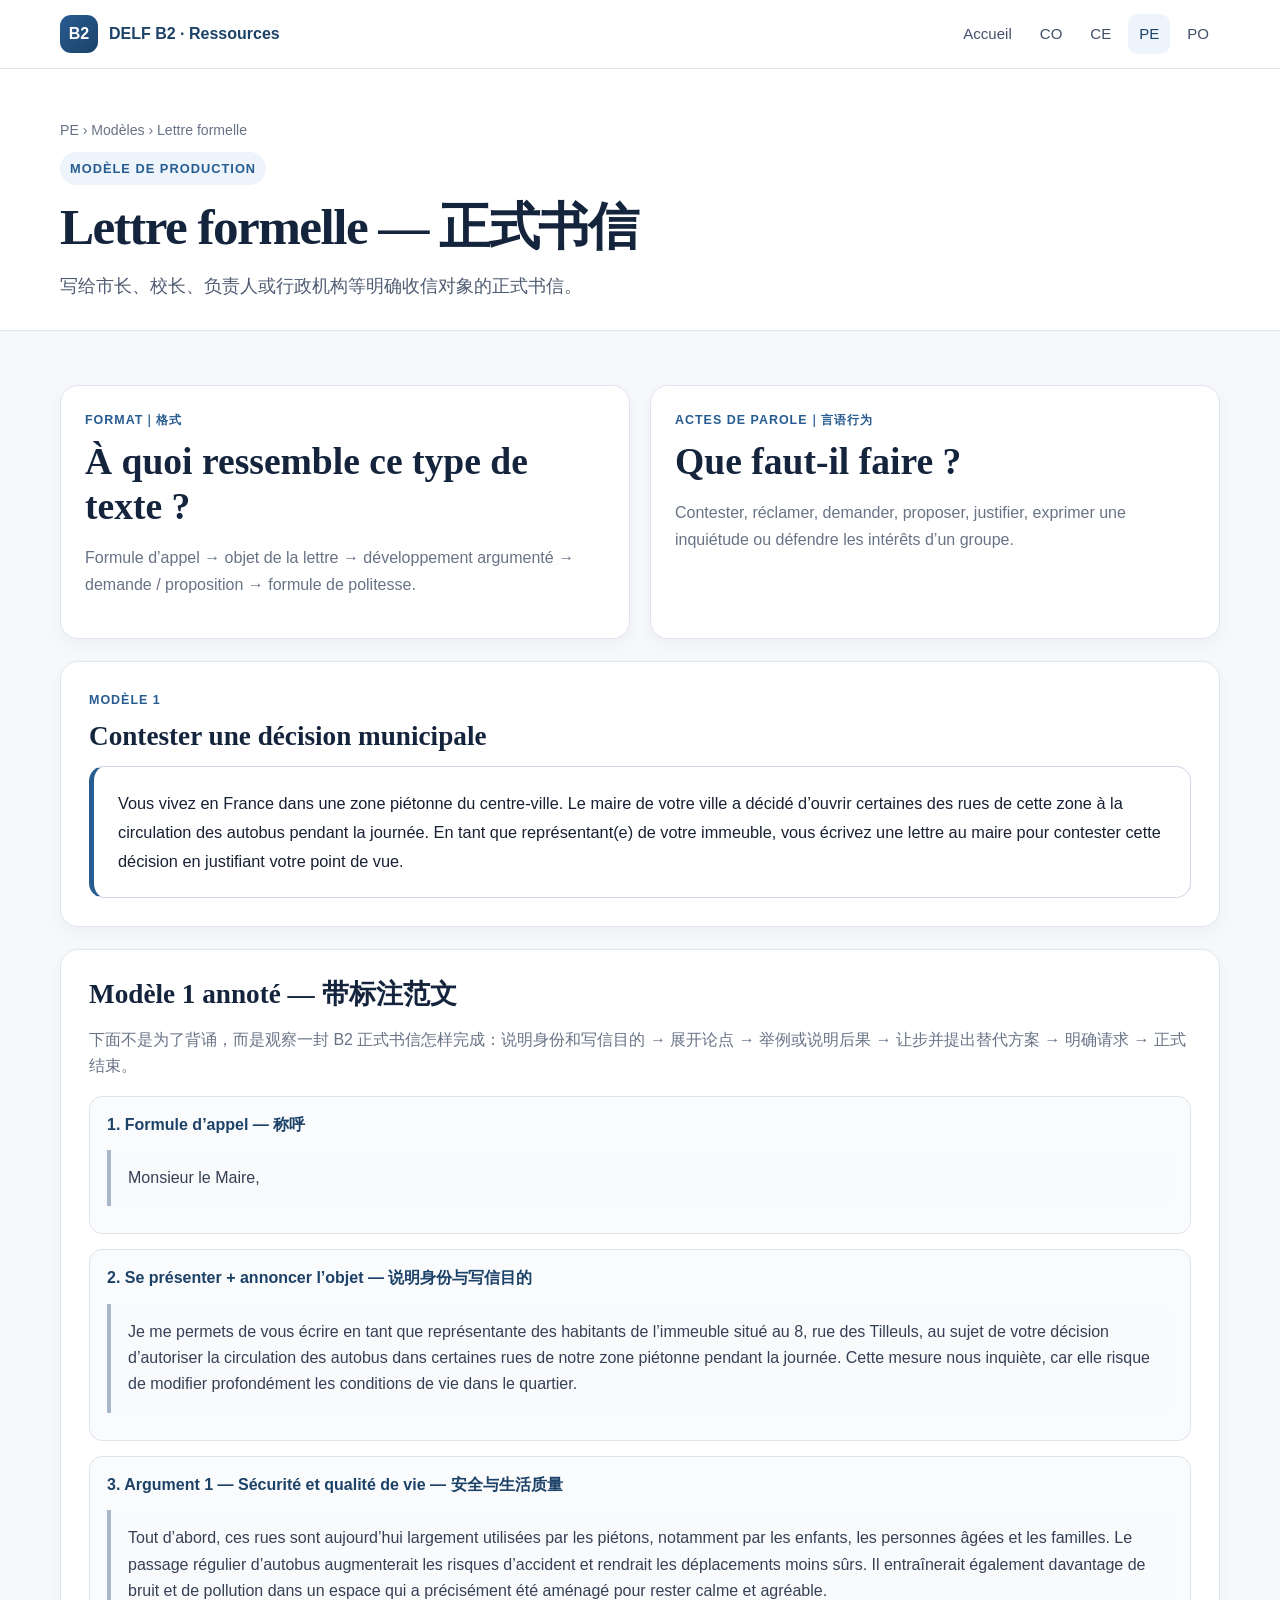
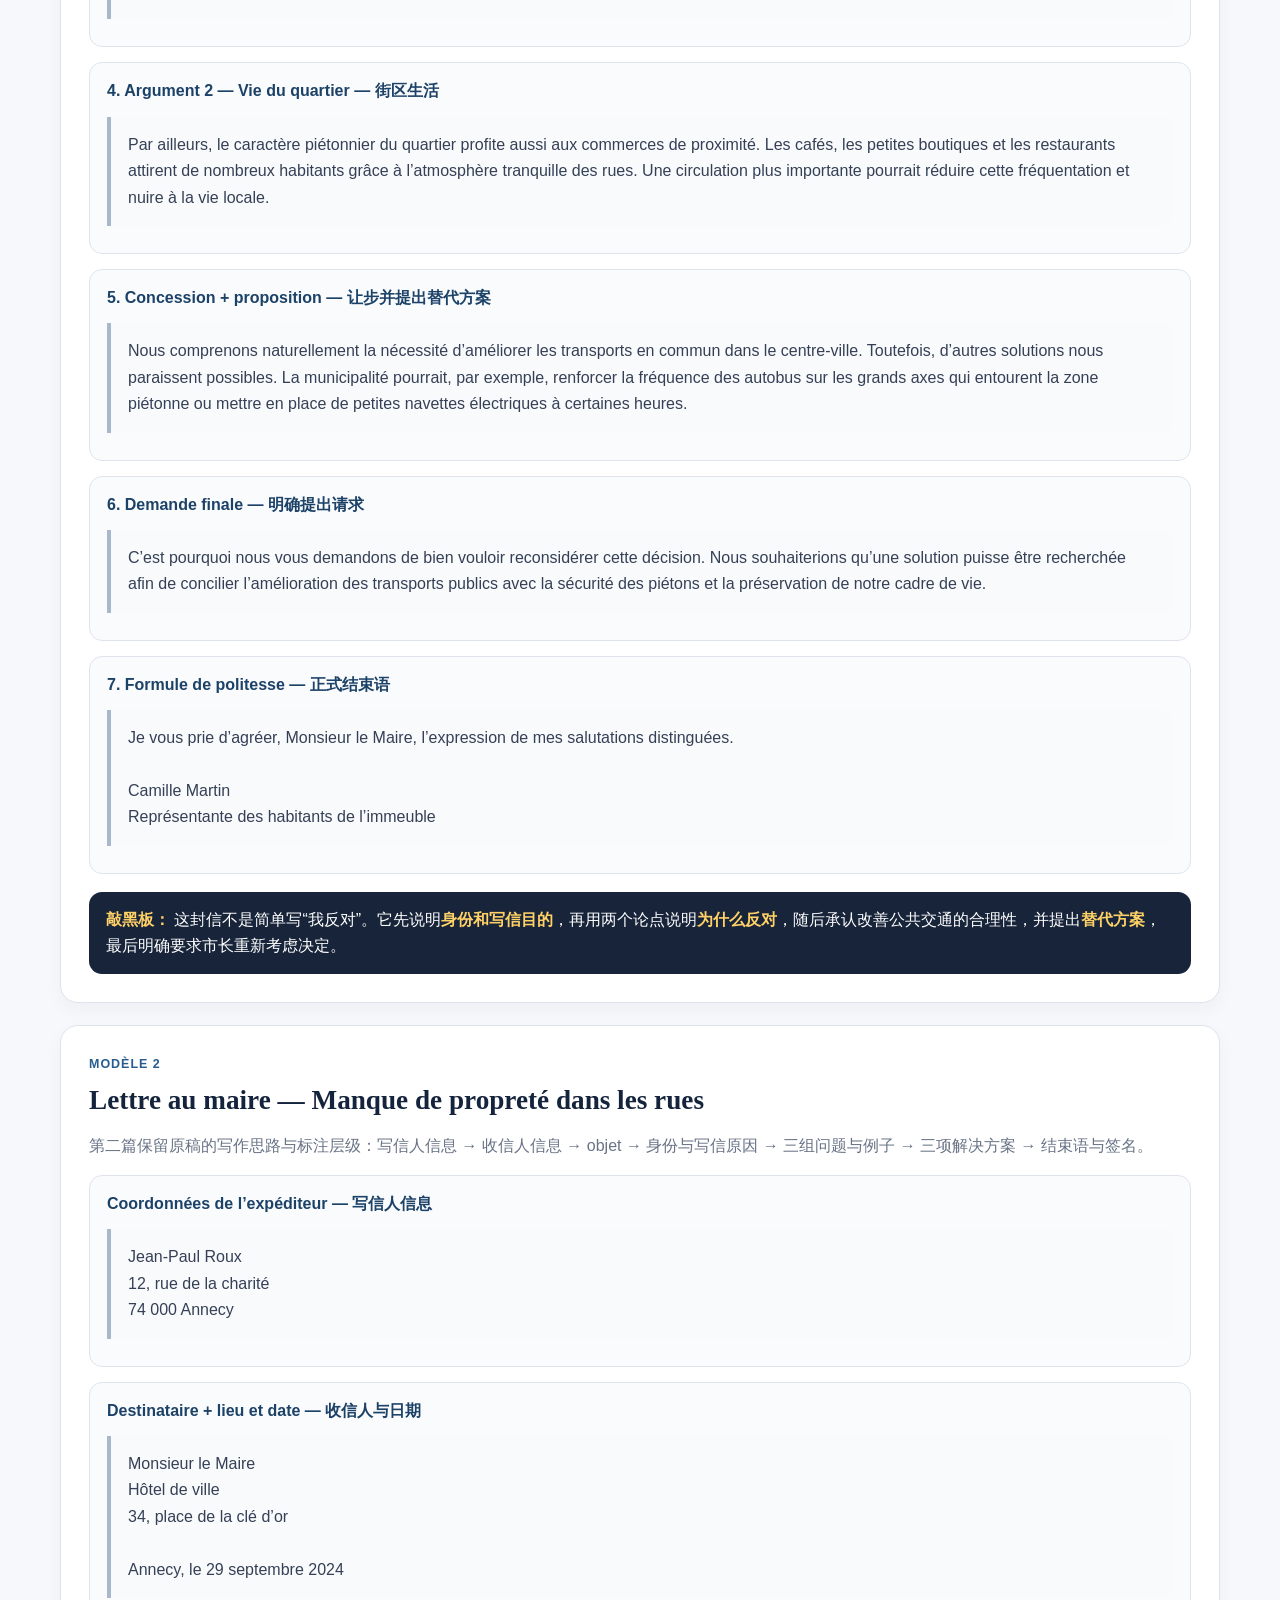
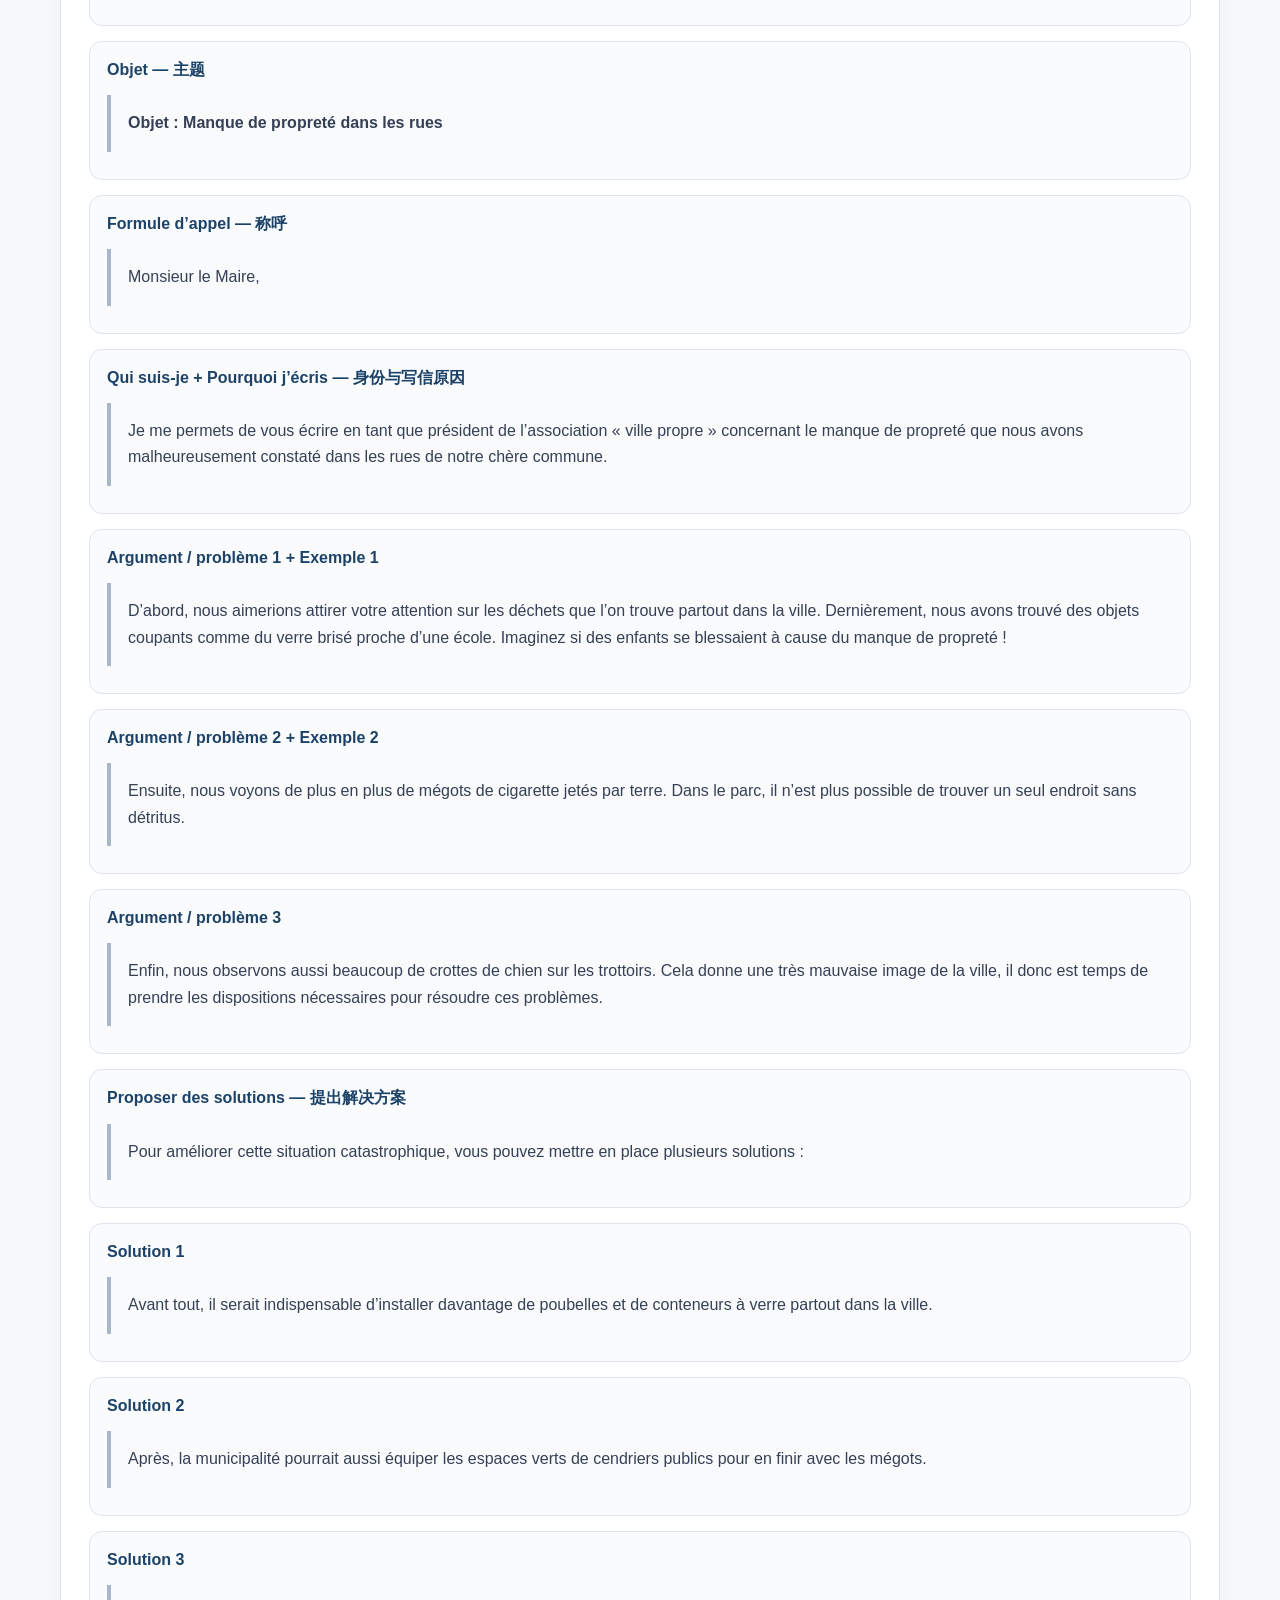
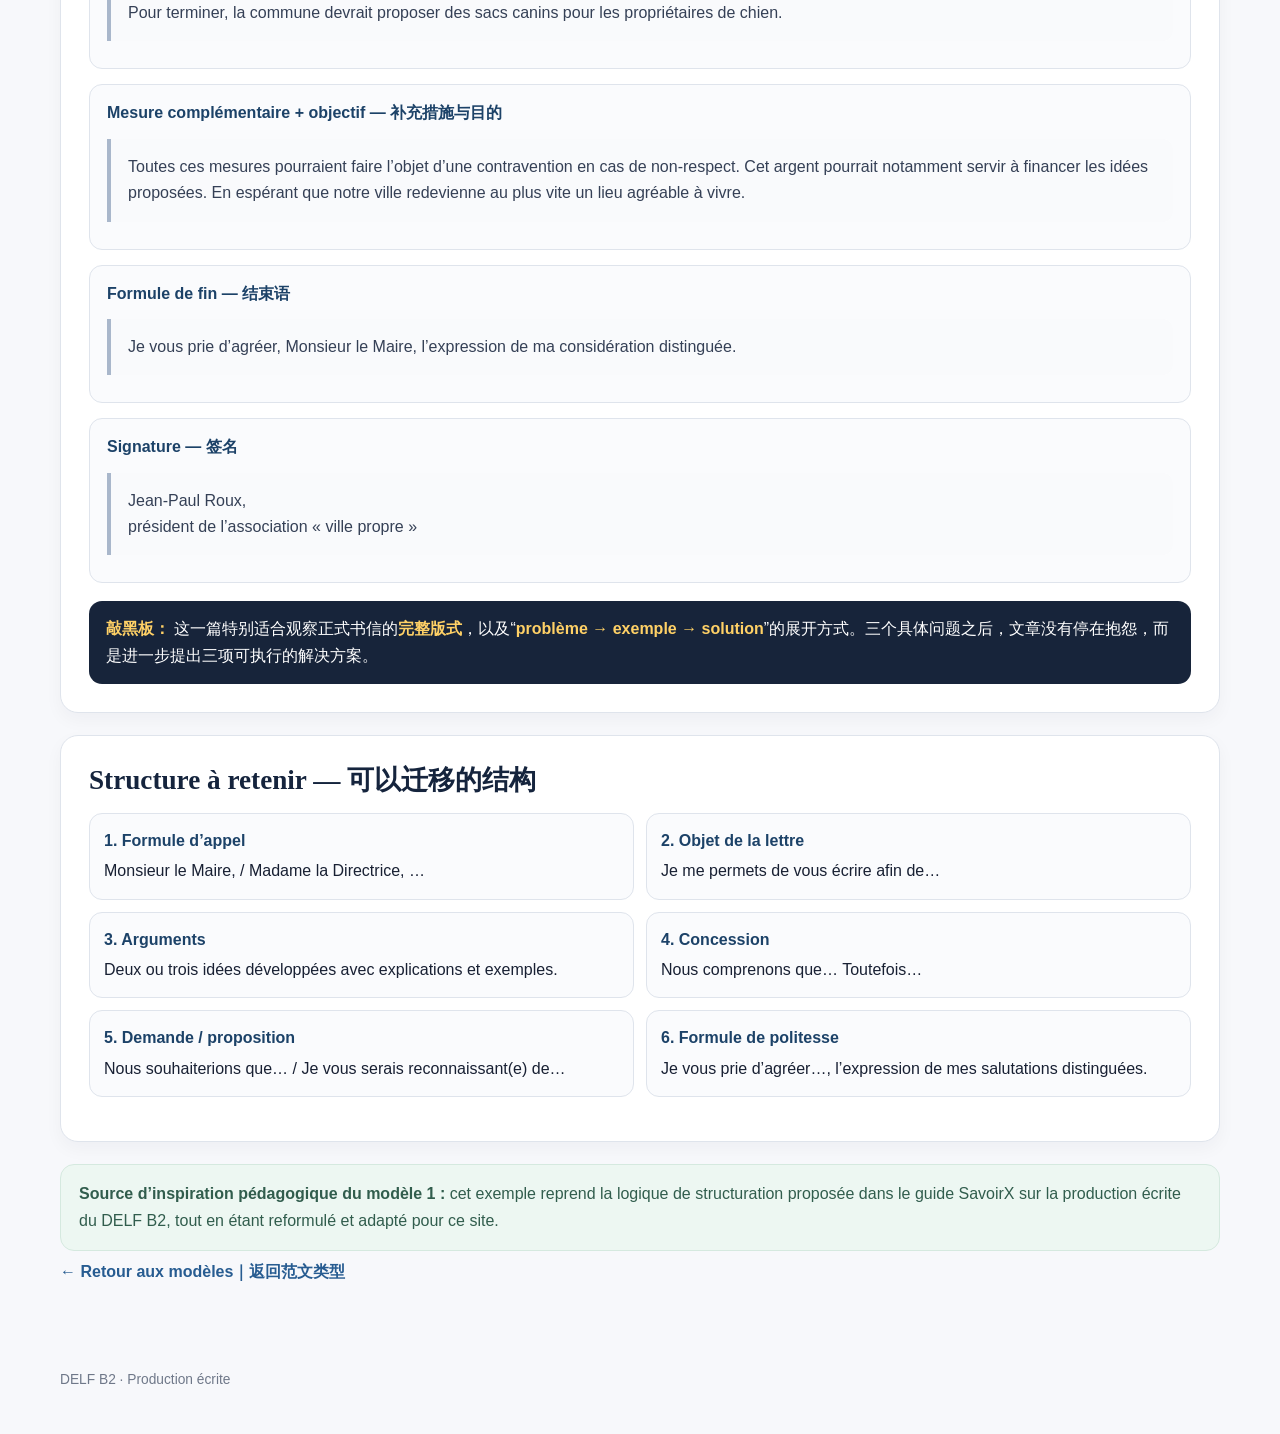
<file: pe/modeles/lettre-formelle/index.html>
<!doctype html>
<html lang="fr">
<head>
  <meta charset="utf-8">
  <meta name="viewport" content="width=device-width,initial-scale=1">
  <title>Lettre formelle — DELF B2</title>
  <link rel="stylesheet" href="../../../assets/style.css">
</head>
<body>
<header class="topbar">
  <div class="container nav">
    <a class="brand" href="../../../index.html"><span class="brand-mark">B2</span><span>DELF B2 · Ressources</span></a>
    <nav class="nav-links"><a href="../../../index.html">Accueil</a><a href="../../../co/">CO</a><a href="../../../ce/">CE</a><a class="active" href="../../">PE</a><a href="../../../po/">PO</a></nav>
  </div>
</header>

<main>
<section class="page-head">
  <div class="container">
    <div class="breadcrumb"><a href="../">PE › Modèles</a> › Lettre formelle</div>
    <span class="eyebrow">Modèle de production</span>
    <h1>Lettre formelle — 正式书信</h1>
    <p class="lede">写给市长、校长、负责人或行政机构等明确收信对象的正式书信。</p>
  </div>
</section>

<section class="section">
  <div class="container">
    <div class="model-detail-grid">
      <div class="panel">
        <div class="kicker">Format｜格式</div>
        <h2>À quoi ressemble ce type de texte ?</h2>
        <p>Formule d’appel → objet de la lettre → développement argumenté → demande / proposition → formule de politesse.</p>
      </div>
      <div class="panel">
        <div class="kicker">Actes de parole｜言语行为</div>
        <h2>Que faut-il faire ?</h2>
        <p>Contester, réclamer, demander, proposer, justifier, exprimer une inquiétude ou défendre les intérêts d’un groupe.</p>
      </div>
    </div>

    <article class="lesson-step">
      <div class="kicker">Modèle 1</div>
      <h2>Contester une décision municipale</h2>
      <div class="subject-box">Vous vivez en France dans une zone piétonne du centre-ville. Le maire de votre ville a décidé d’ouvrir certaines des rues de cette zone à la circulation des autobus pendant la journée. En tant que représentant(e) de votre immeuble, vous écrivez une lettre au maire pour contester cette décision en justifiant votre point de vue.</div>
    </article>

    <article class="lesson-step">
      <h2>Modèle 1 annoté — 带标注范文</h2>
      <p class="muted">下面不是为了背诵，而是观察一封 B2 正式书信怎样完成：说明身份和写信目的 → 展开论点 → 举例或说明后果 → 让步并提出替代方案 → 明确请求 → 正式结束。</p>

      <div class="structure-item">
        <h3>1. Formule d’appel — 称呼</h3>
        <div class="example">Monsieur le Maire,</div>
      </div>

      <div class="structure-item">
        <h3>2. Se présenter + annoncer l’objet — 说明身份与写信目的</h3>
        <div class="example">Je me permets de vous écrire en tant que représentante des habitants de l’immeuble situé au 8, rue des Tilleuls, au sujet de votre décision d’autoriser la circulation des autobus dans certaines rues de notre zone piétonne pendant la journée. Cette mesure nous inquiète, car elle risque de modifier profondément les conditions de vie dans le quartier.</div>
      </div>

      <div class="structure-item">
        <h3>3. Argument 1 — Sécurité et qualité de vie — 安全与生活质量</h3>
        <div class="example">Tout d’abord, ces rues sont aujourd’hui largement utilisées par les piétons, notamment par les enfants, les personnes âgées et les familles. Le passage régulier d’autobus augmenterait les risques d’accident et rendrait les déplacements moins sûrs. Il entraînerait également davantage de bruit et de pollution dans un espace qui a précisément été aménagé pour rester calme et agréable.</div>
      </div>

      <div class="structure-item">
        <h3>4. Argument 2 — Vie du quartier — 街区生活</h3>
        <div class="example">Par ailleurs, le caractère piétonnier du quartier profite aussi aux commerces de proximité. Les cafés, les petites boutiques et les restaurants attirent de nombreux habitants grâce à l’atmosphère tranquille des rues. Une circulation plus importante pourrait réduire cette fréquentation et nuire à la vie locale.</div>
      </div>

      <div class="structure-item">
        <h3>5. Concession + proposition — 让步并提出替代方案</h3>
        <div class="example">Nous comprenons naturellement la nécessité d’améliorer les transports en commun dans le centre-ville. Toutefois, d’autres solutions nous paraissent possibles. La municipalité pourrait, par exemple, renforcer la fréquence des autobus sur les grands axes qui entourent la zone piétonne ou mettre en place de petites navettes électriques à certaines heures.</div>
      </div>

      <div class="structure-item">
        <h3>6. Demande finale — 明确提出请求</h3>
        <div class="example">C’est pourquoi nous vous demandons de bien vouloir reconsidérer cette décision. Nous souhaiterions qu’une solution puisse être recherchée afin de concilier l’amélioration des transports publics avec la sécurité des piétons et la préservation de notre cadre de vie.</div>
      </div>

      <div class="structure-item">
        <h3>7. Formule de politesse — 正式结束语</h3>
        <div class="example">Je vous prie d’agréer, Monsieur le Maire, l’expression de mes salutations distinguées.<br><br>Camille Martin<br>Représentante des habitants de l’immeuble</div>
      </div>

      <div class="blackboard"><strong>敲黑板：</strong> 这封信不是简单写“我反对”。它先说明<strong>身份和写信目的</strong>，再用两个论点说明<strong>为什么反对</strong>，随后承认改善公共交通的合理性，并提出<strong>替代方案</strong>，最后明确要求市长重新考虑决定。</div>
    </article>

    <article class="lesson-step">
      <div class="kicker">Modèle 2</div>
      <h2>Lettre au maire — Manque de propreté dans les rues</h2>
      <p class="muted">第二篇保留原稿的写作思路与标注层级：写信人信息 → 收信人信息 → objet → 身份与写信原因 → 三组问题与例子 → 三项解决方案 → 结束语与签名。</p>

      <div class="structure-item">
        <h3>Coordonnées de l’expéditeur — 写信人信息</h3>
        <div class="example">Jean-Paul Roux<br>12, rue de la charité<br>74 000 Annecy</div>
      </div>

      <div class="structure-item">
        <h3>Destinataire + lieu et date — 收信人与日期</h3>
        <div class="example">Monsieur le Maire<br>Hôtel de ville<br>34, place de la clé d’or<br><br>Annecy, le 29 septembre 2024</div>
      </div>

      <div class="structure-item">
        <h3>Objet — 主题</h3>
        <div class="example"><strong>Objet : Manque de propreté dans les rues</strong></div>
      </div>

      <div class="structure-item">
        <h3>Formule d’appel — 称呼</h3>
        <div class="example">Monsieur le Maire,</div>
      </div>

      <div class="structure-item">
        <h3>Qui suis-je + Pourquoi j’écris — 身份与写信原因</h3>
        <div class="example">Je me permets de vous écrire en tant que président de l’association « ville propre » concernant le manque de propreté que nous avons malheureusement constaté dans les rues de notre chère commune.</div>
      </div>

      <div class="structure-item">
        <h3>Argument / problème 1 + Exemple 1</h3>
        <div class="example">D’abord, nous aimerions attirer votre attention sur les déchets que l’on trouve partout dans la ville. Dernièrement, nous avons trouvé des objets coupants comme du verre brisé proche d’une école. Imaginez si des enfants se blessaient à cause du manque de propreté !</div>
      </div>

      <div class="structure-item">
        <h3>Argument / problème 2 + Exemple 2</h3>
        <div class="example">Ensuite, nous voyons de plus en plus de mégots de cigarette jetés par terre. Dans le parc, il n’est plus possible de trouver un seul endroit sans détritus.</div>
      </div>

      <div class="structure-item">
        <h3>Argument / problème 3</h3>
        <div class="example">Enfin, nous observons aussi beaucoup de crottes de chien sur les trottoirs. Cela donne une très mauvaise image de la ville, il donc est temps de prendre les dispositions nécessaires pour résoudre ces problèmes.</div>
      </div>

      <div class="structure-item">
        <h3>Proposer des solutions — 提出解决方案</h3>
        <div class="example">Pour améliorer cette situation catastrophique, vous pouvez mettre en place plusieurs solutions :</div>
      </div>

      <div class="structure-item">
        <h3>Solution 1</h3>
        <div class="example">Avant tout, il serait indispensable d’installer davantage de poubelles et de conteneurs à verre partout dans la ville.</div>
      </div>

      <div class="structure-item">
        <h3>Solution 2</h3>
        <div class="example">Après, la municipalité pourrait aussi équiper les espaces verts de cendriers publics pour en finir avec les mégots.</div>
      </div>

      <div class="structure-item">
        <h3>Solution 3</h3>
        <div class="example">Pour terminer, la commune devrait proposer des sacs canins pour les propriétaires de chien.</div>
      </div>

      <div class="structure-item">
        <h3>Mesure complémentaire + objectif — 补充措施与目的</h3>
        <div class="example">Toutes ces mesures pourraient faire l’objet d’une contravention en cas de non-respect. Cet argent pourrait notamment servir à financer les idées proposées. En espérant que notre ville redevienne au plus vite un lieu agréable à vivre.</div>
      </div>

      <div class="structure-item">
        <h3>Formule de fin — 结束语</h3>
        <div class="example">Je vous prie d’agréer, Monsieur le Maire, l’expression de ma considération distinguée.</div>
      </div>

      <div class="structure-item">
        <h3>Signature — 签名</h3>
        <div class="example">Jean-Paul Roux,<br>président de l’association « ville propre »</div>
      </div>

      <div class="blackboard"><strong>敲黑板：</strong> 这一篇特别适合观察正式书信的<strong>完整版式</strong>，以及“<strong>problème → exemple → solution</strong>”的展开方式。三个具体问题之后，文章没有停在抱怨，而是进一步提出三项可执行的解决方案。</div>
    </article>

    <article class="lesson-step">
      <h2>Structure à retenir — 可以迁移的结构</h2>
      <div class="mini-grid">
        <div class="mini-box"><strong>1. Formule d’appel</strong>Monsieur le Maire, / Madame la Directrice, …</div>
        <div class="mini-box"><strong>2. Objet de la lettre</strong>Je me permets de vous écrire afin de…</div>
        <div class="mini-box"><strong>3. Arguments</strong>Deux ou trois idées développées avec explications et exemples.</div>
        <div class="mini-box"><strong>4. Concession</strong>Nous comprenons que… Toutefois…</div>
        <div class="mini-box"><strong>5. Demande / proposition</strong>Nous souhaiterions que… / Je vous serais reconnaissant(e) de…</div>
        <div class="mini-box"><strong>6. Formule de politesse</strong>Je vous prie d’agréer…, l’expression de mes salutations distinguées.</div>
      </div>
    </article>

    <div class="callout good"><strong>Source d’inspiration pédagogique du modèle 1 :</strong> cet exemple reprend la logique de structuration proposée dans le guide SavoirX sur la production écrite du DELF B2, tout en étant reformulé et adapté pour ce site.</div>
    <a class="back-link" href="../">← Retour aux modèles｜返回范文类型</a>
  </div>
</section>
</main>
<footer class="footer"><div class="container">DELF B2 · Production écrite</div></footer>
</body>
</html>
</file>
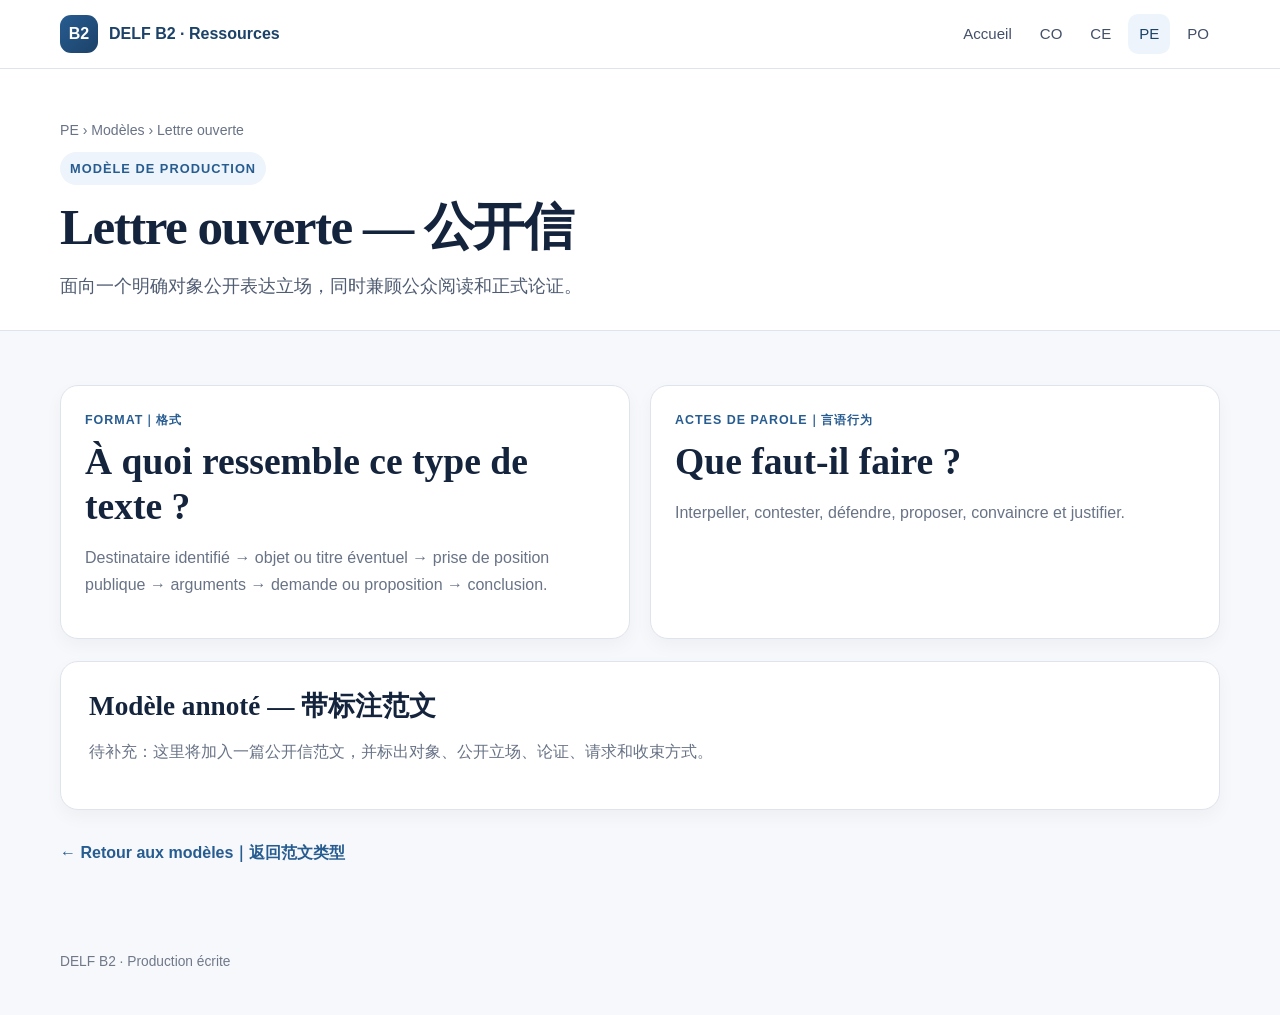
<file: pe/modeles/lettre-ouverte/index.html>
<!doctype html><html lang="fr"><head><meta charset="utf-8"><meta name="viewport" content="width=device-width,initial-scale=1"><title>Lettre ouverte — DELF B2</title><link rel="stylesheet" href="../../../assets/style.css"></head><body><header class="topbar"><div class="container nav"><a class="brand" href="../../../index.html"><span class="brand-mark">B2</span><span>DELF B2 · Ressources</span></a><nav class="nav-links"><a href="../../../index.html">Accueil</a><a href="../../../co/">CO</a><a href="../../../ce/">CE</a><a class="active" href="../../">PE</a><a href="../../../po/">PO</a></nav></div></header><main><section class="page-head"><div class="container"><div class="breadcrumb"><a href="../../#modeles">PE › Modèles</a> › Lettre ouverte</div><span class="eyebrow">Modèle de production</span><h1>Lettre ouverte — 公开信</h1><p class="lede">面向一个明确对象公开表达立场，同时兼顾公众阅读和正式论证。</p></div></section><section class="section"><div class="container"><div class="model-detail-grid"><div class="panel"><div class="kicker">Format｜格式</div><h2>À quoi ressemble ce type de texte ?</h2><p>Destinataire identifié → objet ou titre éventuel → prise de position publique → arguments → demande ou proposition → conclusion.</p></div><div class="panel"><div class="kicker">Actes de parole｜言语行为</div><h2>Que faut-il faire ?</h2><p>Interpeller, contester, défendre, proposer, convaincre et justifier.</p></div></div><div class="lesson-step"><h2>Modèle annoté — 带标注范文</h2><p class="muted">待补充：这里将加入一篇公开信范文，并标出对象、公开立场、论证、请求和收束方式。</p></div><a class="back-link" href="../../#modeles">← Retour aux modèles｜返回范文类型</a></div></section></main><footer class="footer"><div class="container">DELF B2 · Production écrite</div></footer></body></html>
</file>
<file: assets/style.css>
:root{--ink:#182033;--muted:#687386;--paper:#f7f8fb;--card:#fff;--line:#dfe4ec;--brand:#275c91;--brand-dark:#1c4268;--soft:#edf4fb;--accent:#b55a42;--green:#2e6c57;--radius:18px;--shadow:0 10px 28px rgba(24,32,51,.08);--task:#2f6fb0;--cohesion:#2d7a57;--socio:#7657a8;--lexique:#c16b1f;--morpho:#a64d42}*{box-sizing:border-box}html{scroll-behavior:smooth}body{margin:0;background:var(--paper);color:var(--ink);font-family:Inter,"Noto Sans SC","PingFang SC","Microsoft YaHei",Arial,sans-serif;line-height:1.65}a{color:inherit;text-decoration:none}.container{width:min(1160px,calc(100% - 40px));margin:0 auto}.topbar{position:sticky;top:0;z-index:20;background:rgba(255,255,255,.96);border-bottom:1px solid var(--line);backdrop-filter:blur(10px)}.nav{min-height:68px;display:flex;align-items:center;gap:22px}.brand{display:flex;align-items:center;gap:11px;font-weight:800;color:var(--brand-dark);white-space:nowrap}.brand-mark{width:38px;height:38px;border-radius:11px;background:linear-gradient(135deg,var(--brand),var(--brand-dark));color:#fff;display:grid;place-items:center;font-weight:800}.nav-links{margin-left:auto;display:flex;gap:6px;flex-wrap:wrap}.nav-links a{padding:8px 11px;border-radius:10px;color:#43506a;font-size:.94rem}.nav-links a:hover,.nav-links a.active{background:var(--soft);color:var(--brand-dark)}.eyebrow{display:inline-flex;padding:6px 10px;border-radius:999px;background:var(--soft);color:var(--brand);font-size:.8rem;font-weight:800;letter-spacing:.08em;text-transform:uppercase}h1,h2{font-family:Georgia,"Times New Roman","Noto Serif SC",serif;color:#15243d}h1{font-size:clamp(2.4rem,5vw,4.7rem);line-height:1.03;letter-spacing:-.03em;margin:16px 0 18px}h2{font-size:clamp(1.55rem,3vw,2.35rem);margin:0 0 14px;line-height:1.2}h3{margin:0 0 10px;font-size:1.08rem}.lede{max-width:840px;color:#4f5c72;font-size:1.12rem;margin:0}.section{padding:54px 0}.section.alt{background:#fff;border-top:1px solid var(--line);border-bottom:1px solid var(--line)}.section-intro{display:flex;justify-content:space-between;align-items:end;gap:26px;margin-bottom:24px}.section-intro p{max-width:660px;margin:0;color:var(--muted)}.grid-4{display:grid;grid-template-columns:repeat(4,minmax(0,1fr));gap:18px}.grid-2{display:grid;grid-template-columns:repeat(2,minmax(0,1fr));gap:20px}.card,.panel,.criterion,.lesson-step{background:var(--card);border:1px solid var(--line);border-radius:var(--radius);box-shadow:0 7px 18px rgba(24,32,51,.04)}.card{padding:22px;transition:.18s ease}.card:hover{transform:translateY(-2px);box-shadow:var(--shadow)}.card-code{font-size:.8rem;color:var(--brand);font-weight:800;letter-spacing:.08em;margin-bottom:8px}.card p,.panel p,.criterion p,.lesson-step p{color:var(--muted)}.arrow{display:inline-block;margin-top:8px;color:var(--brand);font-weight:700}.panel{padding:24px}.kicker{font-size:.78rem;text-transform:uppercase;letter-spacing:.08em;font-weight:800;color:var(--brand);margin-bottom:9px}.page-head{padding:50px 0 28px;background:#fff;border-bottom:1px solid var(--line)}.page-head h1{font-size:clamp(2.2rem,4vw,3.6rem)}.breadcrumb{font-size:.88rem;color:var(--muted);margin-bottom:10px}.subnav{display:flex;flex-wrap:wrap;gap:8px;margin-top:22px}.subnav a{padding:7px 10px;border:1px solid var(--line);border-radius:999px;background:#fff;font-size:.88rem;color:#46526a}.criterion{padding:24px;margin-bottom:18px}.criterion h3{color:var(--brand-dark);font-size:1.2rem}.zh-key{display:inline-block;margin-left:7px;font-size:.78em;font-weight:600;color:#66758a}.callout{padding:16px 18px;border-radius:14px;background:#fff8eb;border:1px solid #efdfb8;color:#655229}.good{background:#edf7f2;border-color:#d5e9df;color:#315d4d}.warning{background:#fff0ec;border-color:#efd6ce;color:#6d4036}.footer{padding:30px 0 42px;color:#6f7889;font-size:.86rem}.muted{color:var(--muted)}.subject-box{background:#fff;border:1px solid #cfd7e4;border-left:5px solid var(--brand);border-radius:15px;padding:22px 24px;font-size:1.02rem;line-height:1.75}.lesson-step{padding:28px;margin-bottom:22px}.lesson-step h2{font-size:1.7rem}.key-question{margin:14px 0 18px;padding:14px 16px;border-radius:12px;background:#f2f5fa;border:1px solid #e1e6ee}.key-question strong{display:block;color:var(--brand-dark);font-size:1.02rem}.criterion-tags{display:flex;gap:8px;flex-wrap:wrap;margin:14px 0 18px}.criterion-tag{display:inline-flex;align-items:center;padding:7px 11px;border-radius:999px;color:#fff;font-weight:800;font-size:.83rem}.tag-task{background:var(--task)}.tag-cohesion{background:var(--cohesion)}.tag-socio{background:var(--socio)}.tag-lexique{background:var(--lexique)}.tag-morpho{background:var(--morpho)}.connectors span{display:inline-flex;align-items:center;padding:7px 10px;border-radius:999px;background:#eef4fb;color:#27476b;border:1px solid #dce7f3;font-size:.84rem}.mini-grid{display:grid;grid-template-columns:repeat(2,minmax(0,1fr));gap:12px;margin:16px 0}.mini-box{border:1px solid var(--line);border-radius:13px;padding:14px;background:#fafbfd}.mini-box strong{display:block;color:var(--brand-dark);margin-bottom:4px}#etape1 .mini-grid::after{content:"Lettre formelle — formules utiles｜正式书信常用表达\A\A Formule d’appel｜称呼\A Monsieur le Maire,\A\A Pour commencer｜开头\A Je me permets de vous écrire afin de…\A Je souhaite vous faire part de…\A Je souhaite attirer votre attention sur…\A\A Pour formuler une demande｜提出请求\A Je vous serais reconnaissant(e) de bien vouloir…\A Nous souhaiterions que…\A\A Formule de politesse｜结束语\A Je vous prie d’agréer, Monsieur le Maire, l’expression de mes salutations distinguées.\A\A 注意：« Monsieur le Maire » 在开头称呼和正式结束语中都要写出。";white-space:pre-line;grid-column:1/-1;padding:17px 18px;border:1px solid #ddd3ef;border-left:5px solid var(--socio);border-radius:13px;background:#faf8fd;color:#46506a;font-size:.92rem;line-height:1.68}.formula{display:inline-block;padding:5px 8px;border-radius:8px;background:#f2f5fa;border:1px solid #e1e6ee;font-family:ui-monospace,SFMono-Regular,Menlo,Consolas,monospace;font-size:.9rem}.example{margin:12px 0;padding:15px 17px;border-left:4px solid #a9b7cb;background:#f9fafc;border-radius:0 11px 11px 0;color:#354056}.blackboard{margin-top:18px;padding:15px 17px;border-radius:13px;background:#17243a;color:#fff}.blackboard strong{color:#ffd166}.lex-list{display:grid;grid-template-columns:1fr 1fr;gap:10px 18px;margin:14px 0}.lex-item{padding:11px 12px;border-bottom:1px solid #e9edf2}.lex-item code{font-weight:800;color:var(--brand-dark);background:none}.fallback{display:block;margin-top:4px;color:#7a8494;font-size:.86rem}.structure-item{margin:15px 0;padding:15px 17px;border:1px solid var(--line);border-radius:13px;background:#fafbfd}.structure-item h3{color:var(--brand-dark);font-size:1rem}.checklist{display:grid;grid-template-columns:repeat(5,minmax(0,1fr));gap:10px}.check{background:#fff;border:1px solid var(--line);border-radius:13px;padding:14px}.check strong{display:block;margin-bottom:5px;color:var(--brand-dark)}.eval-table-wrap{overflow:auto;background:#fff;border:1px solid var(--line);border-radius:18px;box-shadow:var(--shadow);padding:0}.eval-table{width:100%;border-collapse:separate;border-spacing:0;min-width:900px;font-size:.92rem}.eval-table caption{caption-side:top;text-align:center;padding:14px 10px 10px;font-weight:800;color:#26344b;font-size:1rem;background:#f4f6f9;border-bottom:1px solid var(--line)}.eval-table col.col-competence{width:18%}.eval-table col.col-criterion{width:32%}.eval-table col.col-score{width:12.5%}.eval-table th,.eval-table td{padding:14px 16px;text-align:center;vertical-align:middle;border-right:1px solid #d7dde6;border-bottom:1px solid #d7dde6}.eval-table tr>*:last-child{border-right:none}.eval-table tbody tr:last-child>*{border-bottom:none}.eval-table thead th{background:#eef1f5;color:#26344b;font-weight:800;line-height:1.25}.eval-table thead th:first-child,.eval-table thead th:nth-child(2){text-align:left}.head-score{display:block;font-size:1.05rem;color:#15243d;margin-bottom:4px}.head-label{display:block;color:#566276;font-size:.8rem;font-weight:700}.eval-table .group{background:#f7f8fa;font-weight:800;color:#34425a;line-height:1.4}.eval-table .criterion-name{text-align:left;font-weight:800;background:#fff;position:relative;padding-left:20px}.criterion-name strong{display:block;color:#1f2e45}.criterion-cn{display:block;margin-top:3px;font-size:.83rem;font-weight:700;color:#6b778a}.criterion-dot{position:absolute;left:0;top:0;bottom:0;width:7px}.row-task .criterion-dot{background:var(--task)}.row-cohesion .criterion-dot{background:var(--cohesion)}.row-socio .criterion-dot{background:var(--socio)}.row-lexique .criterion-dot{background:var(--lexique)}.row-morpho .criterion-dot{background:var(--morpho)}.row-task td:not(.group){background:rgba(47,111,176,.055)}.row-cohesion td:not(.group){background:rgba(45,122,87,.055)}.row-socio td:not(.group){background:rgba(118,87,168,.055)}.row-lexique td:not(.group){background:rgba(193,107,31,.06)}.row-morpho td:not(.group){background:rgba(166,77,66,.06)}.score-badge{display:inline-grid;place-items:center;min-width:36px;height:36px;border-radius:50%;font-weight:900;background:#fff;border:2px solid currentColor}.row-task .score-badge{color:var(--task)}.row-cohesion .score-badge{color:var(--cohesion)}.row-socio .score-badge{color:var(--socio)}.row-lexique .score-badge{color:var(--lexique)}.row-morpho .score-badge{color:var(--morpho)}.eval-note{margin-top:11px;color:var(--muted);font-size:.86rem}.model-card-grid{display:grid;grid-template-columns:repeat(3,minmax(0,1fr));gap:18px;margin-top:24px}.model-card-link{display:block;background:#fff;border:1px solid var(--line);border-radius:18px;padding:24px;box-shadow:0 7px 18px rgba(24,32,51,.04);transition:.18s ease;min-height:250px}.model-card-link:hover{transform:translateY(-3px);box-shadow:var(--shadow);border-color:#c7d4e4}.model-card-link h2{font-size:1.4rem;margin:18px 0 4px}.model-number{display:inline-block;font-size:.78rem;font-weight:900;letter-spacing:.08em;color:var(--brand)}.model-cn{font-weight:800;color:#41506a;margin-bottom:14px}.model-card-link p{color:var(--muted);margin:0 0 18px}.model-enter{display:inline-block;margin-top:auto;color:var(--brand);font-weight:800}.model-detail-grid{display:grid;grid-template-columns:repeat(2,minmax(0,1fr));gap:20px;margin-bottom:22px}.back-link{display:inline-block;margin-top:8px;color:var(--brand);font-weight:800}.back-link:hover{text-decoration:underline}@media(max-width:900px){.grid-4{grid-template-columns:repeat(2,1fr)}.grid-2,.mini-grid,.lex-list,.model-detail-grid{grid-template-columns:1fr 1fr}.checklist{grid-template-columns:repeat(2,1fr)}.model-card-grid{grid-template-columns:repeat(2,1fr)}.nav{align-items:flex-start;padding:12px 0}.nav-links{margin-left:0}}@media(max-width:640px){.container{width:min(100% - 24px,1160px)}.grid-4,.grid-2,.mini-grid,.lex-list,.checklist,.model-detail-grid,.model-card-grid{grid-template-columns:1fr}.nav{flex-wrap:wrap}.nav-links{width:100%;overflow:auto;flex-wrap:nowrap}.nav-links a{white-space:nowrap}.section-intro{display:block}.section-intro p{margin-top:8px}.lesson-step{padding:20px}.eval-table-wrap{border-radius:13px}#etape1 .mini-grid::after{font-size:.88rem;padding:15px}}
</file>
